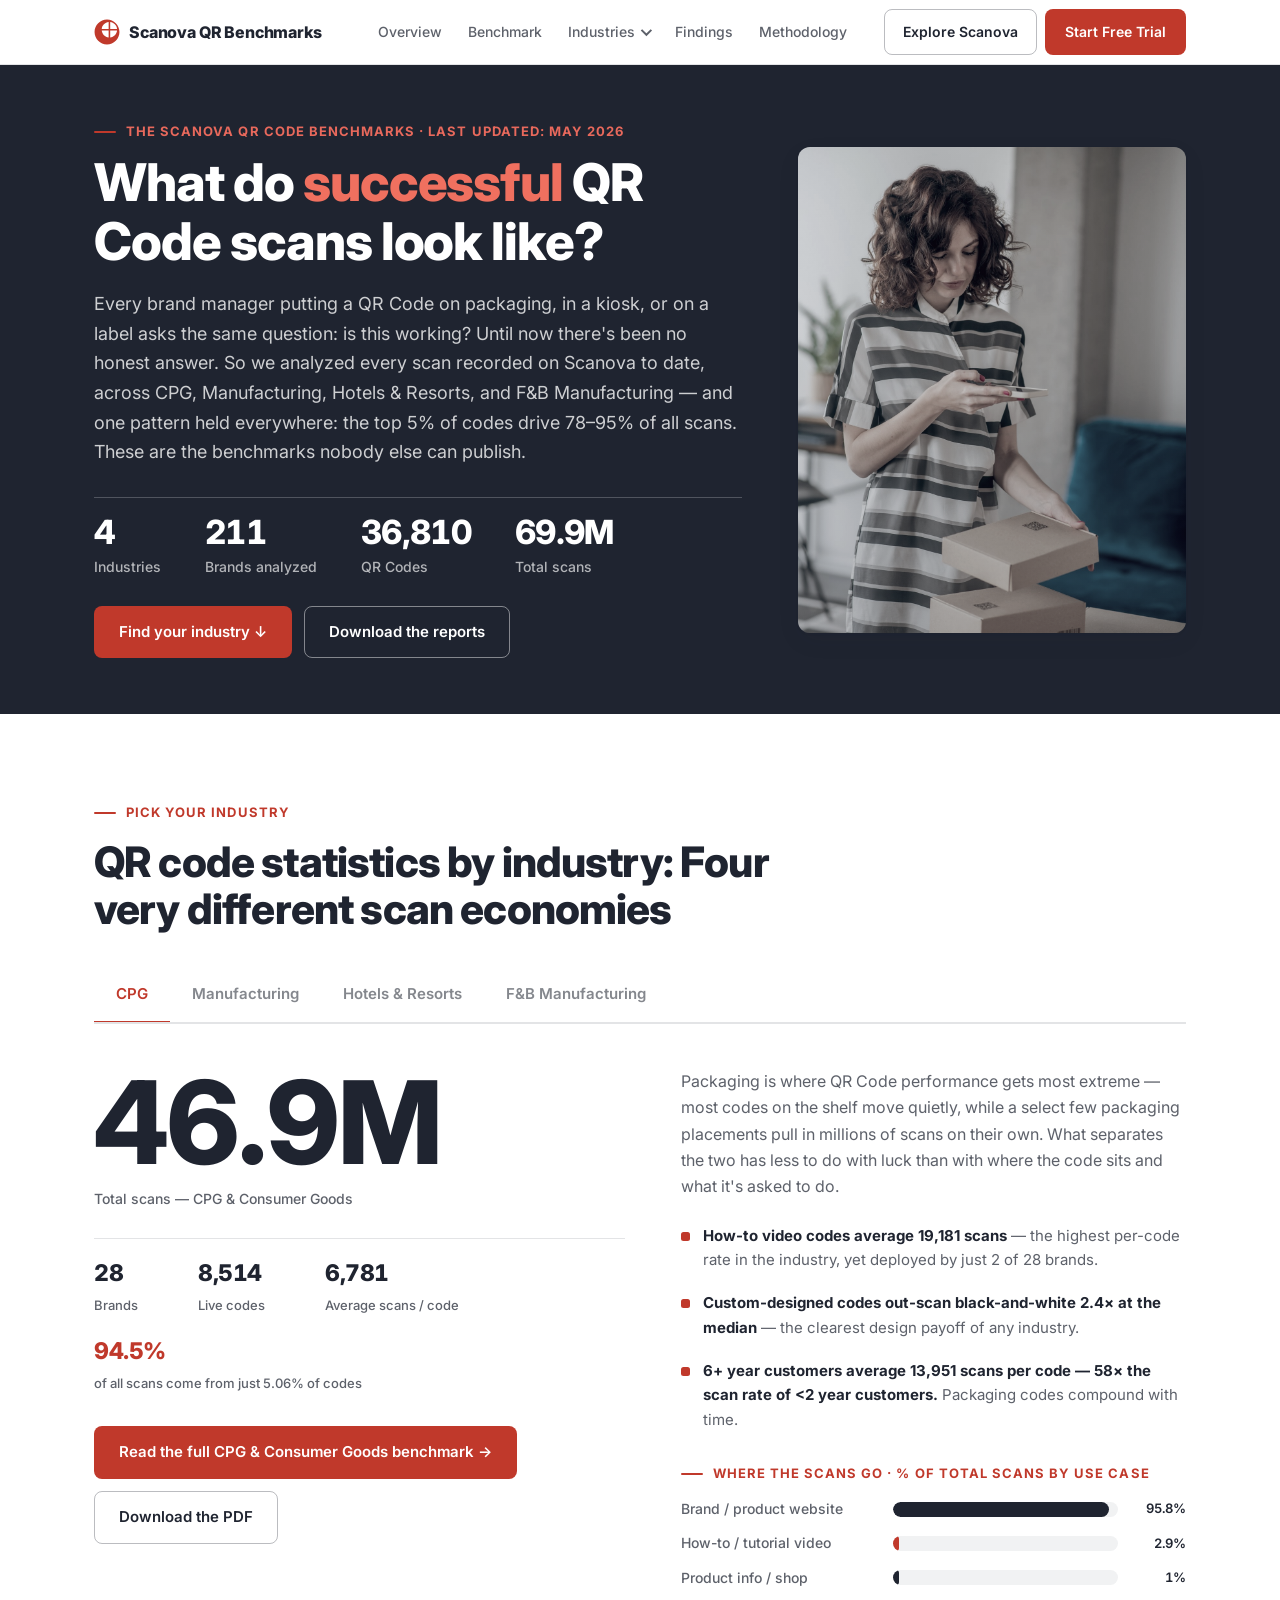
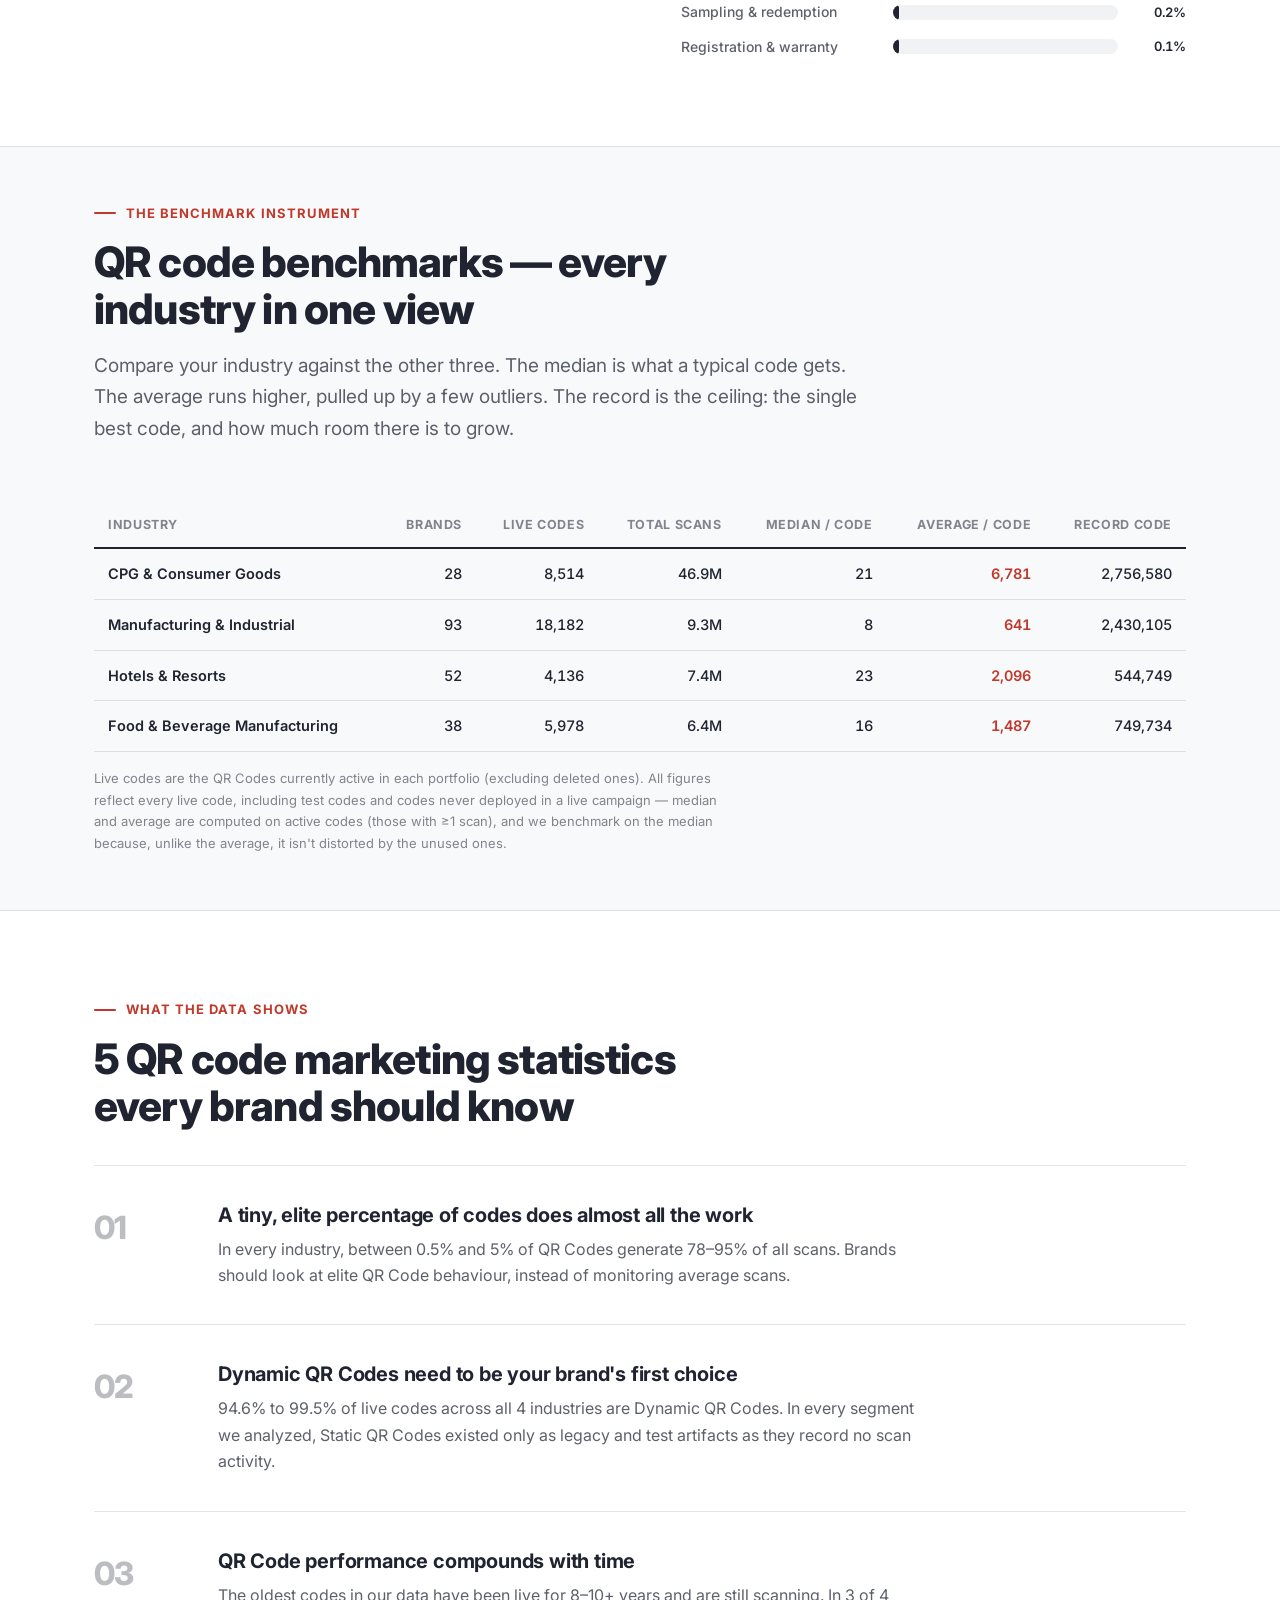
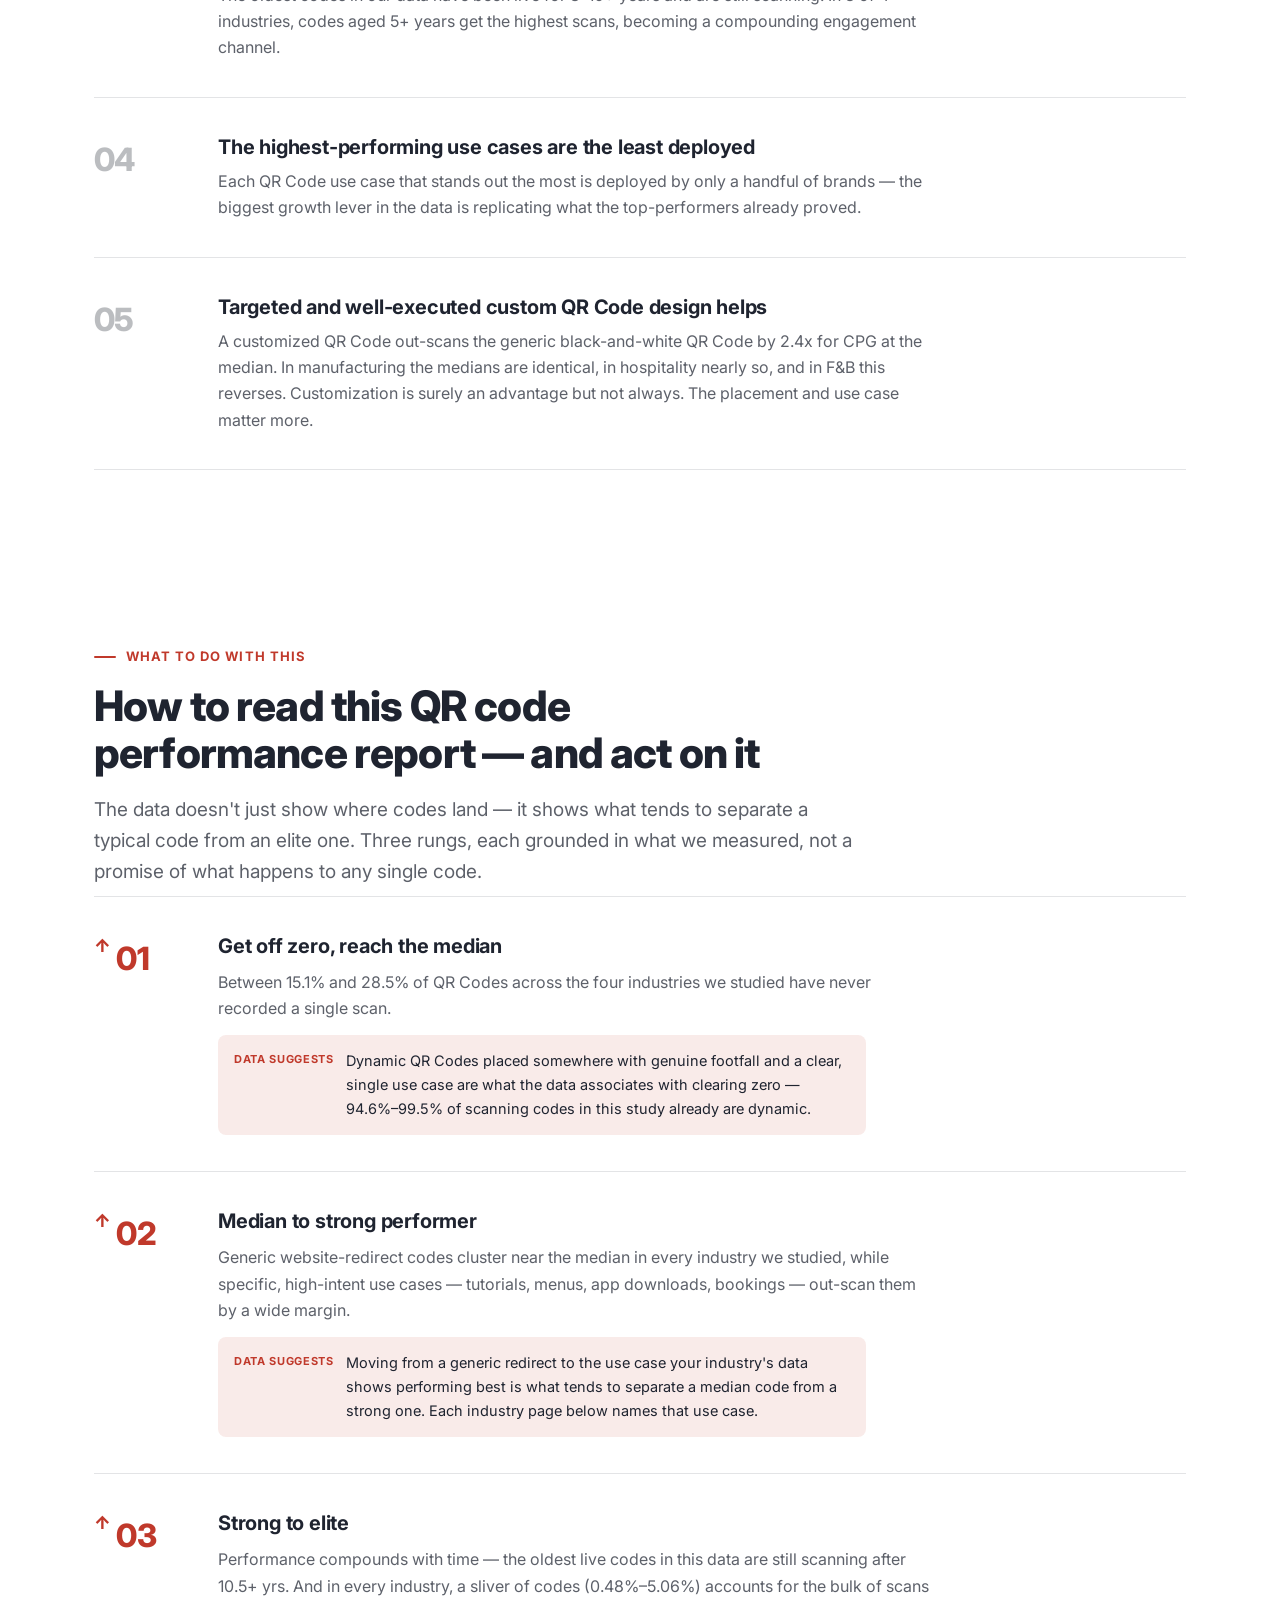
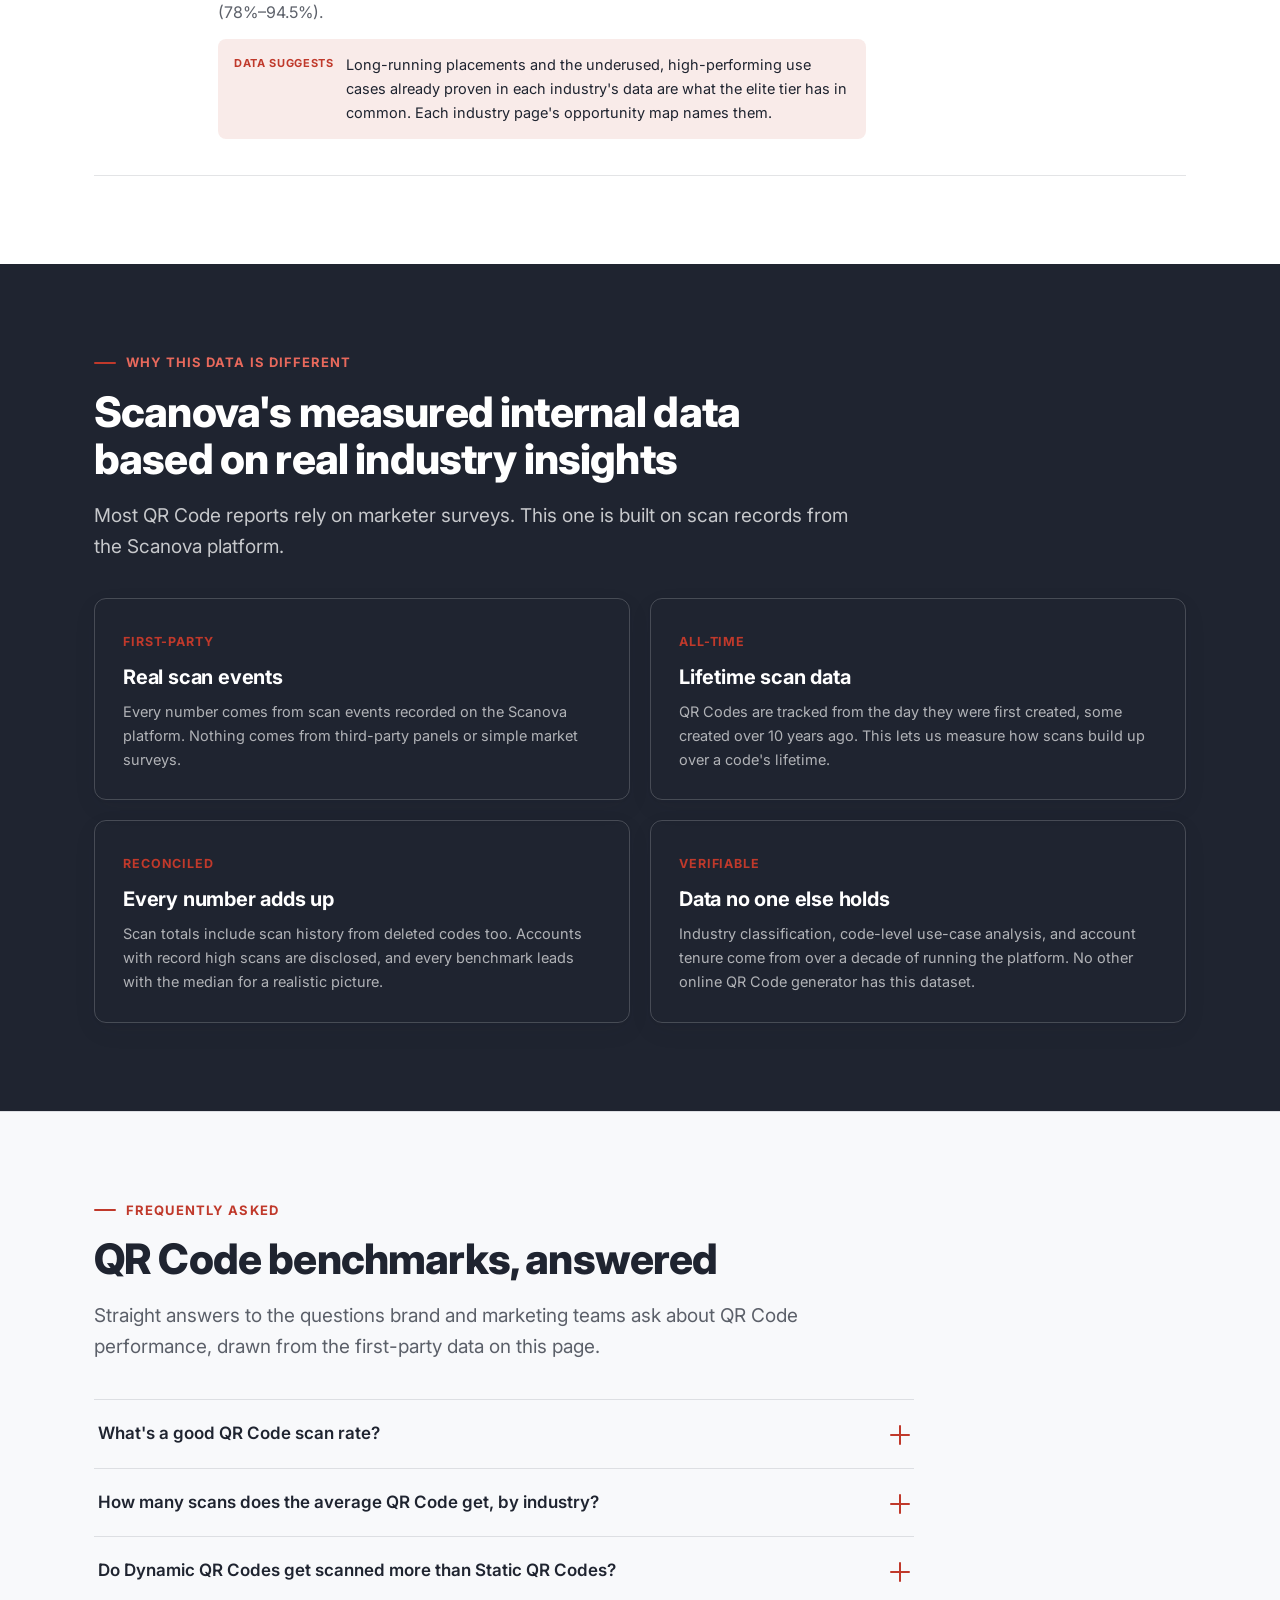
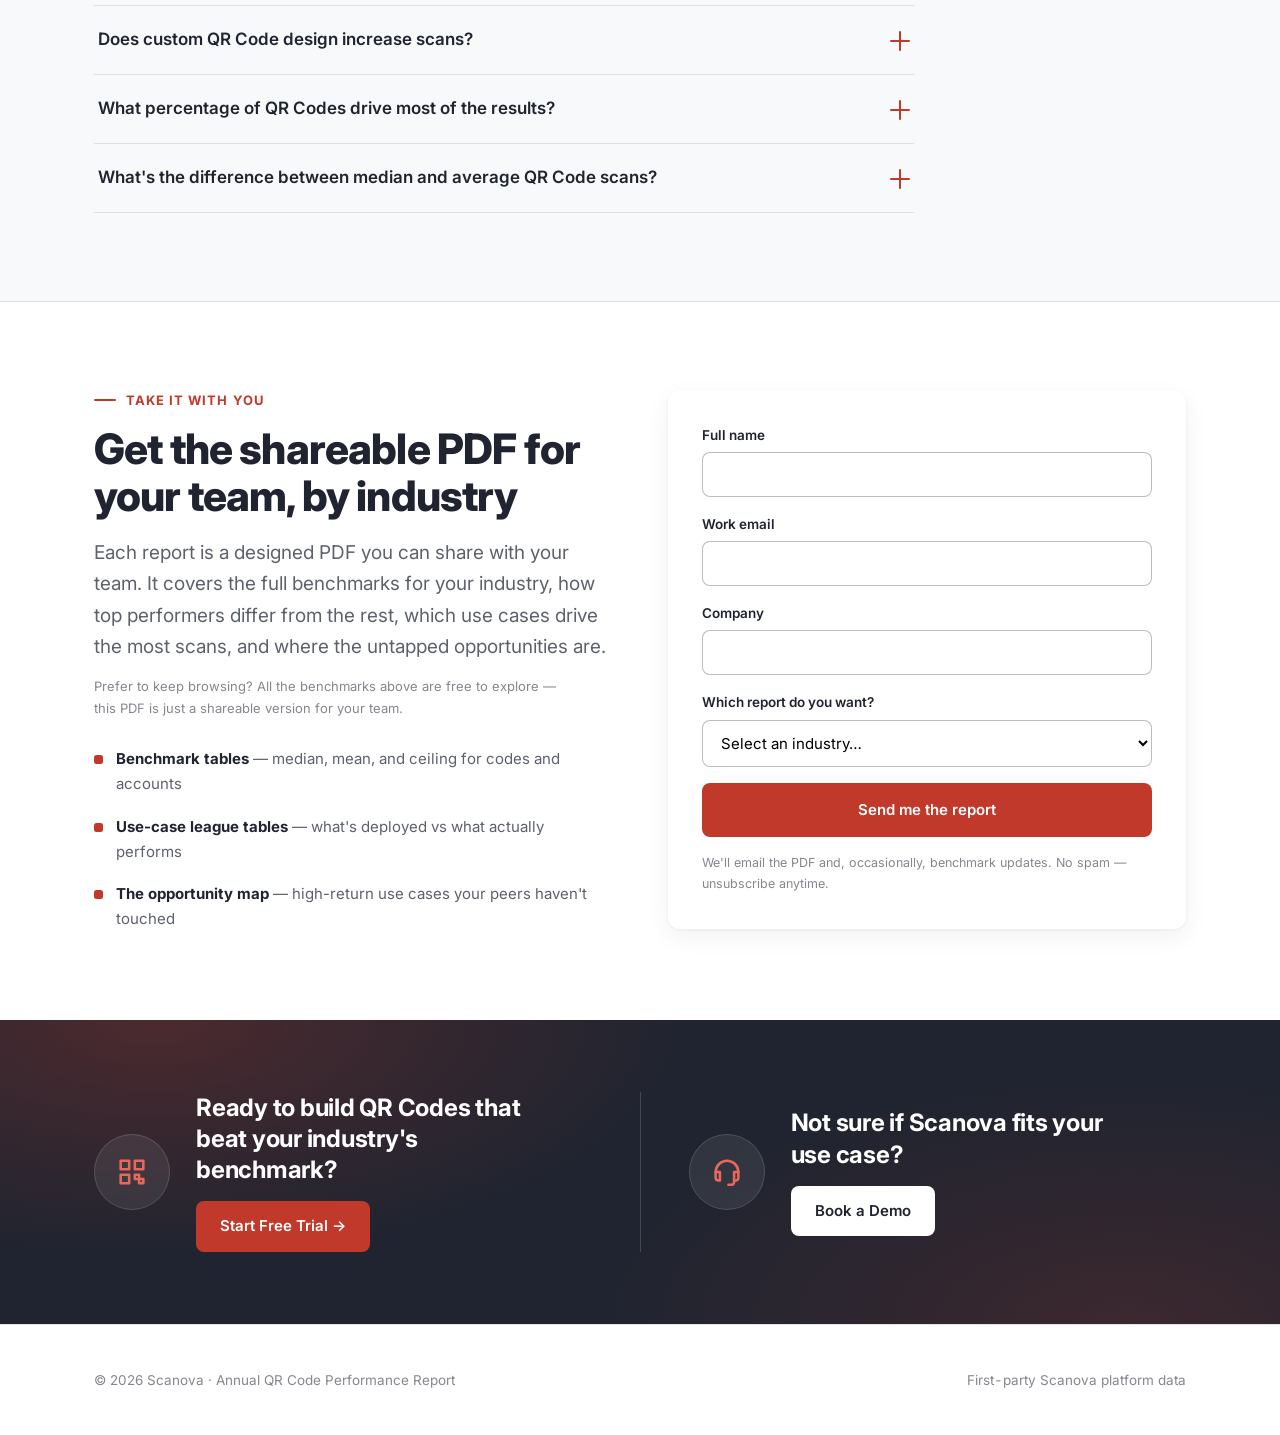
<file: Annual Report/index.html>
<!DOCTYPE html>
<html lang="en">
<head>
<meta charset="UTF-8">
<meta name="viewport" content="width=device-width, initial-scale=1">
<title>Scanova QR Code Benchmarks by Industry | 2026 Report</title>
<meta name="description" content="Scanova QR Code Benchmarks: the typical QR Code earns 8–23 scans by industry, and the top 5% drive 78–95% of all scans. First-party data from 69.9 million scans across 36,810 QR Codes and 211 brands in CPG, Manufacturing, Hotels & Resorts, and F&B Manufacturing.">
<link rel="preconnect" href="https://fonts.googleapis.com">
<link rel="preconnect" href="https://fonts.gstatic.com" crossorigin>
<link href="https://fonts.googleapis.com/css2?family=Inter:wght@400;500;600;700;800&display=swap" rel="stylesheet">
<link rel="stylesheet" href="styles.css">
</head>
<body>

<!-- ============ NAV ============ -->
<nav class="nav">
  <div class="wrap nav-inner">
    <a class="brand" href="index.html"><img class="brand-logo" src="logo-icon-red.svg" alt="Scanova" width="26" height="26"><span>Scanova QR Benchmarks</span></a>
    <div class="nav-links">
      <a href="#overview">Overview</a>
      <a href="#instrument">Benchmark</a>
      <div class="nav-drop" id="nav-drop">
        <button class="nav-drop-btn" aria-haspopup="true" aria-expanded="false" id="nav-drop-btn">
          Industries <span class="caret" aria-hidden="true"></span>
        </button>
        <div class="nav-drop-menu" role="menu" id="nav-drop-menu">
          <a role="menuitem" href="industry.html?i=cpg">CPG &amp; Consumer Goods <span>Avg 6,781 scans/code · 46.9M scans</span></a>
          <a role="menuitem" href="industry.html?i=mi">Manufacturing &amp; Industrial <span>Avg 641 scans/code · 9.3M scans</span></a>
          <a role="menuitem" href="industry.html?i=hotels">Hotels &amp; Resorts <span>Avg 2,096 scans/code · 7.4M scans</span></a>
          <a role="menuitem" href="industry.html?i=fnb">F&amp;B Manufacturing <span>Avg 1,487 scans/code · 6.4M scans</span></a>
        </div>
      </div>
      <a href="#findings">Findings</a>
      <a href="#methodology">Methodology</a>
    </div>
    <div class="nav-ctas">
      <a class="nav-cta-ghost" href="https://scanova.io/" target="_blank" rel="noopener">Explore Scanova</a>
      <a class="nav-cta" href="https://app.scanova.io/auth/register" target="_blank" rel="noopener">Start Free Trial</a>
    </div>
  </div>
</nav>

<!-- ============ HERO ============ -->
<header class="hero hero-dark" id="overview">
  <div class="wrap hero-grid">
    <div>
      <p class="eyebrow">The Scanova QR Code Benchmarks · Last updated: May 2026</p>
      <h1 style="margin-top:16px;max-width:18ch">What do <span class="accent">successful</span> QR Code scans look like?</h1>
      <p class="lede" style="margin-top:22px">
        Every brand manager putting a QR Code on packaging, in a kiosk, or on a label asks the same question:
        is this working? Until now there's been no honest answer. So we analyzed every scan recorded on Scanova
        to date, across CPG, Manufacturing, Hotels &amp; Resorts, and F&amp;B Manufacturing — and one pattern held
        everywhere: the top 5% of codes drive 78–95% of all scans. These are the benchmarks nobody else can publish.
      </p>
      <div class="meta-strip">
        <div><span class="num" data-count="4">0</span><span class="label">Industries</span></div>
        <div><span class="num" data-count="211">0</span><span class="label">Brands analyzed</span></div>
        <div><span class="num" data-count="36810">0</span><span class="label">QR Codes</span></div>
        <div><span class="num" data-count="69.9" data-suffix="M">0</span><span class="label">Total scans</span></div>
      </div>
      <div class="panel-ctas" style="margin-top:40px">
        <a class="btn btn-solid" href="#industries">Find your industry ↓</a>
        <a class="btn btn-ghost" href="#get-reports">Download the reports</a>
      </div>
    </div>
    <div class="photo">
      <img src="img/hero-main.jpg" alt="Customer scanning a QR Code on product packaging with a smartphone" decoding="async">
    </div>
  </div>
</header>

<!-- ============ INDUSTRY TABS ============ -->
<section id="industries">
  <div class="wrap">
    <p class="eyebrow">Pick your industry</p>
    <h2 style="max-width:26ch">QR code statistics by industry: Four very different scan economies</h2>

    <div class="tabs" role="tablist" id="industry-tabs"></div>
    <div id="industry-panels"></div>
  </div>
</section>

<!-- ============ BENCHMARK INSTRUMENT ============ -->
<section class="tight band" id="instrument">
  <div class="wrap">
    <p class="eyebrow">The benchmark instrument</p>
    <h2 style="max-width:24ch">QR code benchmarks — every industry in one view</h2>
    <p class="lede">Compare your industry against the other three. The median is what a typical code gets. The average runs higher, pulled up by a few outliers. The record is the ceiling: the single best code, and how much room there is to grow.</p>

    <div class="tbl-scroll reveal" style="margin-top:40px">
      <table class="tbl" id="compare-table">
        <thead>
          <tr>
            <th>Industry</th>
            <th class="r">Brands</th>
            <th class="r">Live codes</th>
            <th class="r">Total scans</th>
            <th class="r">Median / code</th>
            <th class="r">Average / code</th>
            <th class="r">Record code</th>
          </tr>
        </thead>
        <tbody></tbody>
      </table>
    </div>
    <p class="foot-note">Live codes are the QR Codes currently active in each portfolio (excluding deleted ones). All figures reflect every live code, including test codes and codes never deployed in a live campaign — median and average are computed on active codes (those with ≥1 scan), and we benchmark on the median because, unlike the average, it isn't distorted by the unused ones.</p>
  </div>
</section>

<!-- ============ UNIVERSAL FINDINGS ============ -->
<section id="findings">
  <div class="wrap">
    <p class="eyebrow">What the data shows</p>
    <h2 style="max-width:22ch">5 QR code marketing statistics every brand should know</h2>
    <div id="findings-list" style="margin-top:36px"></div>
  </div>
</section>

<!-- ============ MOVE UP THE CURVE ============ -->
<section id="move-up-curve">
  <div class="wrap">
    <p class="eyebrow">What to do with this</p>
    <h2 style="max-width:26ch">How to read this QR code performance report — and act on it</h2>
    <p class="lede">The data doesn't just show where codes land — it shows what tends to separate a typical code from an elite one. Three rungs, each grounded in what we measured, not a promise of what happens to any single code.</p>
    <div class="curve" id="curve-rungs"></div>
  </div>
</section>

<!-- ============ METHODOLOGY ============ -->
<section class="band-ink" id="methodology">
  <div class="wrap">
    <p class="eyebrow">Why this data is different</p>
    <h2 style="max-width:24ch">Scanova's measured internal data based on real industry insights</h2>
    <p class="lede">Most QR Code reports rely on marketer surveys. This one is built on scan records from the Scanova platform.</p>
    <div class="cards grid-2">
      <div class="card" style="background:transparent;border-color:rgba(255,255,255,.18)">
        <span class="k">First-party</span>
        <h3 style="color:#fff">Real scan events</h3>
        <p style="color:rgba(255,255,255,.65)">Every number comes from scan events recorded on the Scanova platform. Nothing comes from third-party panels or simple market surveys.</p>
      </div>
      <div class="card" style="background:transparent;border-color:rgba(255,255,255,.18)">
        <span class="k">All-time</span>
        <h3 style="color:#fff">Lifetime scan data</h3>
        <p style="color:rgba(255,255,255,.65)">QR Codes are tracked from the day they were first created, some created over 10 years ago. This lets us measure how scans build up over a code's lifetime.</p>
      </div>
      <div class="card" style="background:transparent;border-color:rgba(255,255,255,.18)">
        <span class="k">Reconciled</span>
        <h3 style="color:#fff">Every number adds up</h3>
        <p style="color:rgba(255,255,255,.65)">Scan totals include scan history from deleted codes too. Accounts with record high scans are disclosed, and every benchmark leads with the median for a realistic picture.</p>
      </div>
      <div class="card" style="background:transparent;border-color:rgba(255,255,255,.18)">
        <span class="k">Verifiable</span>
        <h3 style="color:#fff">Data no one else holds</h3>
        <p style="color:rgba(255,255,255,.65)">Industry classification, code-level use-case analysis, and account tenure come from over a decade of running the platform. No other online QR Code generator has this dataset.</p>
      </div>
    </div>
  </div>
</section>

<!-- ============ FAQ ============ -->
<section class="band" id="faq">
  <div class="wrap">
    <p class="eyebrow">Frequently asked</p>
    <h2 style="max-width:24ch">QR Code benchmarks, answered</h2>
    <p class="lede">Straight answers to the questions brand and marketing teams ask about QR Code performance, drawn from the first-party data on this page.</p>
    <div class="faq" id="faq-list"></div>
  </div>
</section>

<!-- ============ LEAD CAPTURE ============ -->
<section id="get-reports">
  <div class="wrap lead">
    <div>
      <p class="eyebrow">Take it with you</p>
      <h2 style="max-width:20ch">Get the shareable PDF for your team, by industry</h2>
      <p class="lede">Each report is a designed PDF you can share with your team. It covers the full benchmarks for your industry, how top performers differ from the rest, which use cases drive the most scans, and where the untapped opportunities are.</p>
      <p class="small" style="margin-top:14px;max-width:60ch">Prefer to keep browsing? All the benchmarks above are free to explore — this PDF is just a shareable version for your team.</p>
      <ul class="insight-list" style="margin-top:28px">
        <li><strong>Benchmark tables</strong> — median, mean, and ceiling for codes and accounts</li>
        <li><strong>Use-case league tables</strong> — what's deployed vs what actually performs</li>
        <li><strong>The opportunity map</strong> — high-return use cases your peers haven't touched</li>
      </ul>
    </div>
    <div>
      <!-- INTEGRATION POINT: wire to your marketing-automation endpoint -->
      <form class="lead-form" id="lead-form" novalidate>
        <div>
          <label for="lf-name">Full name</label>
          <input id="lf-name" name="name" type="text" autocomplete="name" required>
        </div>
        <div>
          <label for="lf-email">Work email</label>
          <input id="lf-email" name="email" type="email" autocomplete="email" required>
        </div>
        <div>
          <label for="lf-company">Company</label>
          <input id="lf-company" name="company" type="text" autocomplete="organization" required>
        </div>
        <div>
          <label for="lf-industry">Which report do you want?</label>
          <select id="lf-industry" name="industry" required>
            <option value="">Select an industry…</option>
            <option value="cpg">CPG &amp; Consumer Goods</option>
            <option value="mi">Manufacturing &amp; Industrial</option>
            <option value="hotels">Hotels &amp; Resorts</option>
            <option value="fnb">Food &amp; Beverage Manufacturing</option>
            <option value="all">All four reports</option>
          </select>
        </div>
        <button type="submit">Send me the report</button>
        <p class="fine">We'll email the PDF and, occasionally, benchmark updates. No spam — unsubscribe anytime.</p>
      </form>
      <div class="lead-success" id="lead-success">
        <h3>Check your inbox</h3>
        <p style="color:var(--ink-70);margin-top:8px">Your report is on its way. While you wait, explore the industry benchmarks on this page.</p>
      </div>
    </div>
  </div>
</section>

<!-- ============ SCANOVA CTA BAND ============ -->
<section class="cta-band">
  <div class="wrap cta-band-grid">
    <div class="cta-cell">
      <div class="cta-icon" aria-hidden="true">
        <svg viewBox="0 0 24 24"><path d="M4 4h6v6H4zM14 4h6v6h-6zM4 14h6v6H4z"/><path d="M14 14h3v3h-3zM17 17h3v3h-3z"/></svg>
      </div>
      <div>
        <h3>Ready to build QR Codes that beat your industry's benchmark?</h3>
        <a class="cta-btn-solid" href="https://app.scanova.io/auth/register" target="_blank" rel="noopener">Start Free Trial →</a>
      </div>
    </div>
    <div class="cta-band-divider" aria-hidden="true"></div>
    <div class="cta-cell">
      <div class="cta-icon" aria-hidden="true">
        <svg viewBox="0 0 24 24"><path d="M4 12a8 8 0 0 1 16 0"/><path d="M4 12v4a2 2 0 0 0 2 2h1v-6H5"/><path d="M20 12v4a2 2 0 0 1-2 2h-1v-6h2"/><path d="M17 18v1a2 2 0 0 1-2 2h-2"/></svg>
      </div>
      <div>
        <h3>Not sure if Scanova fits your use case?</h3>
        <a class="cta-btn-white" href="https://trycon.dayschedule.com/qr-code-generator-demo" target="_blank" rel="noopener">Book a Demo</a>
      </div>
    </div>
  </div>
</section>

<footer>
  <div class="wrap footer-inner">
    <span>© 2026 Scanova · Annual QR Code Performance Report</span>
    <span class="mono" id="footer-note"></span>
  </div>
</footer>

<script src="report-data.js"></script>
<script>
/* ---------- nav dropdown ---------- */
(function(){
  const drop = document.getElementById("nav-drop");
  const btn = document.getElementById("nav-drop-btn");
  btn.addEventListener("click", e=>{
    e.stopPropagation();
    const open = drop.classList.toggle("open");
    btn.setAttribute("aria-expanded", open);
  });
  document.addEventListener("click", e=>{
    if(!drop.contains(e.target)){ drop.classList.remove("open"); btn.setAttribute("aria-expanded","false"); }
  });
  document.addEventListener("keydown", e=>{
    if(e.key === "Escape"){ drop.classList.remove("open"); btn.setAttribute("aria-expanded","false"); }
  });
})();

/* ---------- footer meta ---------- */
document.getElementById("footer-note").textContent = REPORT.meta.dataNote;

/* ---------- FAQ (data-driven + FAQPage schema for AEO) ---------- */
(function(){
  const I = REPORT.industries;
  const faqs = [
    {
      q: "What's a good QR Code scan rate?",
      a: `It depends on your industry, and the honest benchmark is the median rather than the average. The typical active QR Code earns ${I.mi.medianActive} scans in Manufacturing, ${I.fnb.medianActive} in F&B Manufacturing, ${I.cpg.medianActive} in CPG, and ${I.hotels.medianActive} in Hotels & Resorts. Averages run far higher because a small number of top performers pull them up, so measure yourself against the median for your sector.`
    },
    {
      q: "How many scans does the average QR Code get, by industry?",
      a: `The more useful benchmark is the median — the typical active code. Averages run far higher on paper but are distorted in both directions: inflated by a few very high-performing codes and deflated by test codes and codes never deployed in a campaign. Because the data isn't filtered, a raw average describes no real code, which is why this report leads with the median for every industry.`
    },
    {
      q: "Do Dynamic QR Codes get scanned more than Static QR Codes?",
      a: `Yes, decisively. Between ${I.fnb.dynamicPct}% and ${I.cpg.dynamicPct}% of live codes across all four industries are dynamic, and in every segment analyzed the Static QR Codes recorded essentially no scan activity — they exist mostly as legacy or test artifacts. Dynamic QR Codes also let you edit the destination and track scans, which is why they dominate real-world usage.`
    },
    {
      q: "Does custom QR Code design increase scans?",
      a: `Sometimes, but it isn't guaranteed. In CPG, a custom-designed code out-scans a plain black-and-white code by about 2.4× at the median (${I.cpg.design.designerMed} vs ${I.cpg.design.bwMed} scans). In Manufacturing the medians are identical, in Hotels & Resorts nearly so, and in F&B the pattern reverses. Placement and use case matter more than design alone.`
    },
    {
      q: "What percentage of QR Codes drive most of the results?",
      a: `A very small share. In every industry, between ${I.mi.concPctCodes}% and ${I.cpg.concPctCodes}% of QR Codes generate ${I.cpg.concPctScans}%–${I.mi.concPctScans}% of all scans. The strategic takeaway is to study what those top-performing codes do differently — the use case, placement, and destination — rather than trying to lift the average across every code.`
    },
    {
      q: "What's the difference between median and average QR Code scans?",
      a: `The median is the midpoint — half of all codes scan more, half scan less — so it describes a genuinely typical code. The average (mean) divides total scans by the number of codes, so a handful of codes with hundreds of thousands of scans drags it far above what most codes achieve, while test codes and codes never deployed in a campaign drag it back down. Because the data is unfiltered and performance is highly concentrated, this report leads with the median and shows the average only where the gap between the two is itself the insight.`
    }
  ];

  const list = document.getElementById("faq-list");
  faqs.forEach((f,i)=>{
    const item = document.createElement("div");
    item.className = "faq-item";
    item.setAttribute("aria-expanded", "false");
    item.innerHTML = `
      <button class="faq-q" aria-expanded="false" aria-controls="faq-a-${i}" id="faq-q-${i}">
        <span>${f.q}</span><span class="sign" aria-hidden="true"></span>
      </button>
      <div class="faq-a" role="region" aria-labelledby="faq-q-${i}" id="faq-a-${i}"><div class="faq-a-inner">${f.a}</div></div>`;
    list.appendChild(item);
    const btn = item.querySelector(".faq-q");
    btn.addEventListener("click", ()=>{
      const open = item.getAttribute("aria-expanded") === "true";
      item.setAttribute("aria-expanded", String(!open));
      btn.setAttribute("aria-expanded", String(!open));
    });
  });

  /* FAQPage JSON-LD — lets search/AI engines lift these as answers */
  const schema = {
    "@context":"https://schema.org",
    "@type":"FAQPage",
    "mainEntity": faqs.map(f=>({
      "@type":"Question","name":f.q,
      "acceptedAnswer":{"@type":"Answer","text":f.a}
    }))
  };
  const s = document.createElement("script");
  s.type = "application/ld+json";
  s.textContent = JSON.stringify(schema);
  document.head.appendChild(s);
})();
function countUp(el){
  const target = parseFloat(el.dataset.count);
  const suffix = el.dataset.suffix || "";
  const dur = 1200, t0 = performance.now();
  const isFloat = String(el.dataset.count).includes(".");
  function tick(t){
    const p = Math.min(1,(t-t0)/dur), e = 1-Math.pow(1-p,3);
    const v = target*e;
    el.textContent = (isFloat ? v.toFixed(1) : Math.round(v).toLocaleString("en-US")) + suffix;
    if(p<1) requestAnimationFrame(tick);
  }
  requestAnimationFrame(tick);
}

/* ---------- reveal + lazy triggers ---------- */
const io = new IntersectionObserver(entries=>{
  entries.forEach(en=>{
    if(!en.isIntersecting) return;
    en.target.classList.add("in");
    en.target.querySelectorAll(".bar-fill").forEach(b=>{ b.style.width = b.dataset.w + "%"; });
    en.target.querySelectorAll("[data-count]").forEach(countUp);
    if(en.target.classList.contains("qr-grid")) litGrid(en.target);
    io.unobserve(en.target);
  });
},{threshold:.25});

document.querySelectorAll(".reveal").forEach(el=>io.observe(el));
document.querySelectorAll(".meta-strip").forEach(el=>io.observe(el));

/* ---------- comparison table (median + average adjacent — the gap is the insight) ---------- */
(function(){
  const tbody = document.querySelector("#compare-table tbody");
  INDUSTRY_ORDER.forEach(k=>{
    const d = REPORT.industries[k];
    const tr = document.createElement("tr");
    tr.innerHTML = `
      <td><a href="industry.html?i=${d.slug}" style="text-decoration:none;font-weight:600">${d.name}</a></td>
      <td class="n r">${d.accounts}</td>
      <td class="n r">${fmt(d.codes)}</td>
      <td class="n r">${d.scansDisplay}</td>
      <td class="n r">${d.medianActive}</td>
      <td class="n r" style="color:var(--accent);font-weight:600">${fmt(d.meanActive)}</td>
      <td class="n r">${fmt(d.maxCode)}</td>`;
    tbody.appendChild(tr);
  });
})();

/* ---------- industry tabs ---------- */
const tabs = document.getElementById("industry-tabs");
const panels = document.getElementById("industry-panels");

INDUSTRY_ORDER.forEach((k,i)=>{
  const d = REPORT.industries[k];
  const tab = document.createElement("button");
  tab.id = "tab-"+k; tab.setAttribute("role","tab");
  tab.setAttribute("aria-selected", i===0 ? "true":"false");
  tab.setAttribute("aria-controls","panel-"+k);
  tab.textContent = d.shortName;
  tab.addEventListener("click", ()=>selectTab(k));
  tabs.appendChild(tab);

  const p = document.createElement("div");
  p.className = "tabpanel"; p.id = "panel-"+k;
  p.setAttribute("role","tabpanel"); p.setAttribute("aria-labelledby","tab-"+k);
  if(i!==0) p.hidden = true;
  p.innerHTML = panelHTML(d);
  panels.appendChild(p);
});

function panelHTML(d){
  const bars = d.useCases.slice(0,5).map(u=>`
    <div class="bar-row">
      <span class="name" title="${u.name}">${u.name}</span>
      <div class="bar-track"><div class="bar-fill ${u.avgActive === Math.max(...d.useCases.map(x=>x.avgActive)) ? "red":""}" data-w="${Math.max(3, u.scansPct)}"></div></div>
      <span class="v">${u.scansPct}%</span>
    </div>`).join("");
  return `
  <div class="industry-grid">
    <div>
      <div class="sig-stat">
        <span class="num">${d.scansDisplay}</span>
        <span class="cap">Total scans — ${d.name}</span>
      </div>
      <div class="stat-row">
        <div><span class="num">${d.accounts}</span><span class="label">Brands</span></div>
        <div><span class="num">${fmt(d.codes)}</span><span class="label">Live codes</span></div>
        <div><span class="num" data-count="${d.meanActive}">0</span><span class="label">Average scans / code</span></div>
        <div><span class="num" style="color:var(--accent)">${d.concPctScans}%</span><span class="label">of all scans come from just ${d.concPctCodes}% of codes</span></div>
      </div>
      <div class="panel-ctas">
        <a class="btn btn-solid" href="industry.html?i=${d.slug}">Read the full ${d.name} benchmark →</a>
        <a class="btn btn-ghost" href="#get-reports">Download the PDF</a>
      </div>
    </div>
    <div>
      <p class="lede" style="font-size:16px;margin-bottom:24px">${d.teaser}</p>
      <ul class="insight-list">${d.tabInsights.map(t=>`<li>${t}</li>`).join("")}</ul>
      <p class="eyebrow" style="margin:30px 0 14px">Where the scans go · % of total scans by use case</p>
      <div class="bars">${bars}</div>
    </div>
  </div>`;
}

function selectTab(key){
  INDUSTRY_ORDER.forEach(k=>{
    document.getElementById("tab-"+k).setAttribute("aria-selected", k===key ? "true":"false");
    document.getElementById("panel-"+k).hidden = k!==key;
  });
  /* trigger bar + count animations for newly shown panel */
  const p = document.getElementById("panel-"+key);
  p.querySelectorAll(".bar-fill").forEach(b=>{ b.style.width = b.dataset.w + "%"; });
  p.querySelectorAll("[data-count]").forEach(countUp);
}
/* animate the initially visible panel via observer */
io.observe(document.getElementById("panel-cpg"));

/* ---------- findings ---------- */
const fl = document.getElementById("findings-list");
REPORT.universalFindings.forEach((f,i)=>{
  const el = document.createElement("div");
  el.className = "finding reveal";
  el.innerHTML = `<div class="fnum">0${i+1}</div><div><h3>${f.title}</h3><p>${f.body}</p></div>`;
  fl.appendChild(el);
  io.observe(el);
});

/* ---------- move up the curve (cross-industry aggregate) ---------- */
(function(){
  const inds = INDUSTRY_ORDER.map(k=>REPORT.industries[k]);
  const zeroLo = Math.min(...inds.map(d=>d.zeroPct)), zeroHi = Math.max(...inds.map(d=>d.zeroPct));
  const dynLo = Math.min(...inds.map(d=>d.dynamicPct)), dynHi = Math.max(...inds.map(d=>d.dynamicPct));
  const concCodesLo = Math.min(...inds.map(d=>d.concPctCodes)), concCodesHi = Math.max(...inds.map(d=>d.concPctCodes));
  const concScansLo = Math.min(...inds.map(d=>d.concPctScans)), concScansHi = Math.max(...inds.map(d=>d.concPctScans));
  const oldestMax = inds.reduce((m,d)=>{
    const n = parseFloat(d.longevity.oldest);
    return n > m.n ? {n, label:d.longevity.oldest} : m;
  }, {n:0, label:""}).label;

  const rungs = [
    {
      title: "Get off zero, reach the median",
      insight: `Between ${zeroLo}% and ${zeroHi}% of QR Codes across the four industries we studied have never recorded a single scan.`,
      action: `Dynamic QR Codes placed somewhere with genuine footfall and a clear, single use case are what the data associates with clearing zero — ${dynLo}%–${dynHi}% of scanning codes in this study already are dynamic.`
    },
    {
      title: "Median to strong performer",
      insight: "Generic website-redirect codes cluster near the median in every industry we studied, while specific, high-intent use cases — tutorials, menus, app downloads, bookings — out-scan them by a wide margin.",
      action: "Moving from a generic redirect to the use case your industry's data shows performing best is what tends to separate a median code from a strong one. Each industry page below names that use case."
    },
    {
      title: "Strong to elite",
      insight: `Performance compounds with time — the oldest live codes in this data are still scanning after ${oldestMax}. And in every industry, a sliver of codes (${concCodesLo}%–${concCodesHi}%) accounts for the bulk of scans (${concScansLo}%–${concScansHi}%).`,
      action: "Long-running placements and the underused, high-performing use cases already proven in each industry's data are what the elite tier has in common. Each industry page's opportunity map names them."
    }
  ];

  const wrap = document.getElementById("curve-rungs");
  rungs.forEach((r,i)=>{
    const el = document.createElement("div");
    el.className = "rung reveal";
    el.innerHTML = `
      <div class="rnum"><span class="arrow" aria-hidden="true">↑</span>0${i+1}</div>
      <div>
        <h3>${r.title}</h3>
        <p class="rung-insight">${r.insight}</p>
        <div class="rung-action"><span class="tag">Data suggests</span><span>${r.action}</span></div>
      </div>`;
    wrap.appendChild(el);
    io.observe(el);
  });
})();

/* ---------- lead form (front-end only; wire to backend) ---------- */
document.getElementById("lead-form").addEventListener("submit", e=>{
  e.preventDefault();
  const form = e.target;
  if(!form.checkValidity()){ form.reportValidity(); return; }
  /* TODO: POST to marketing automation endpoint here */
  form.style.display = "none";
  document.getElementById("lead-success").classList.add("show");
});
</script>
</body>
</html>
</file>
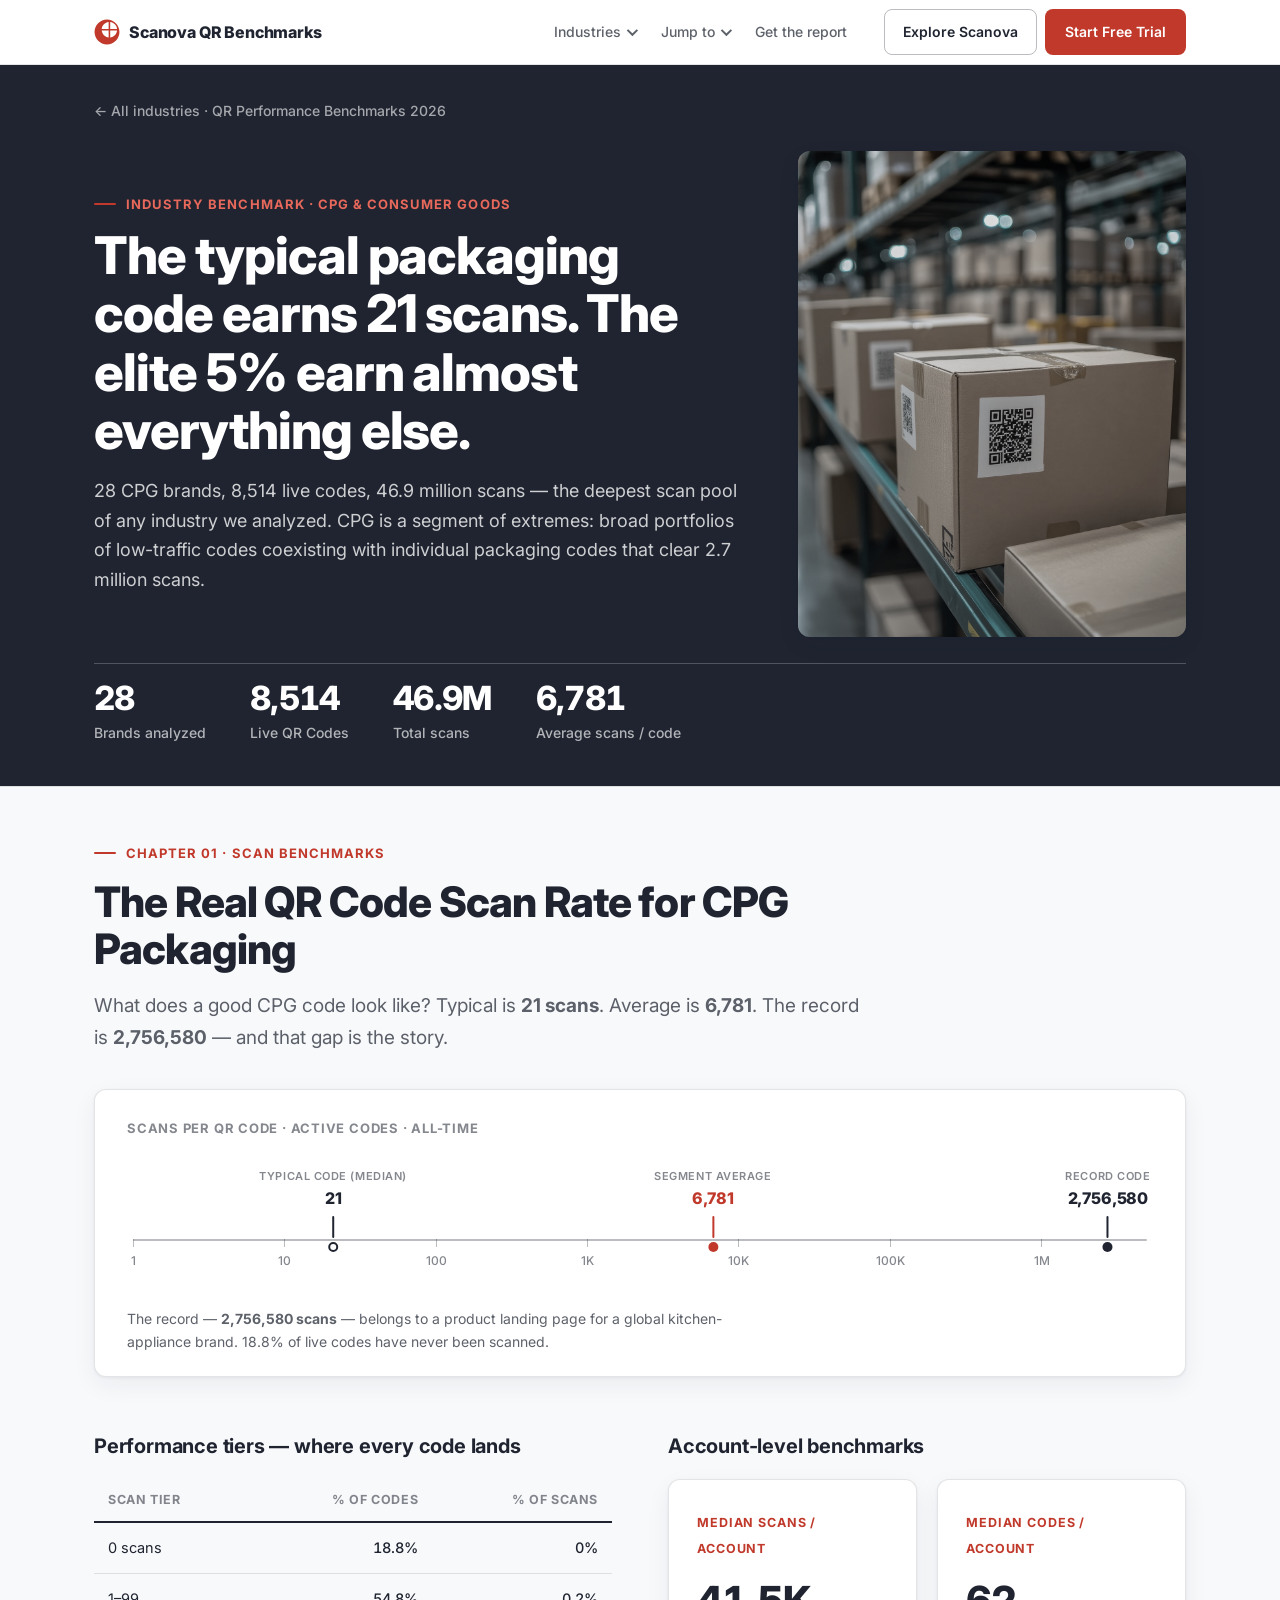
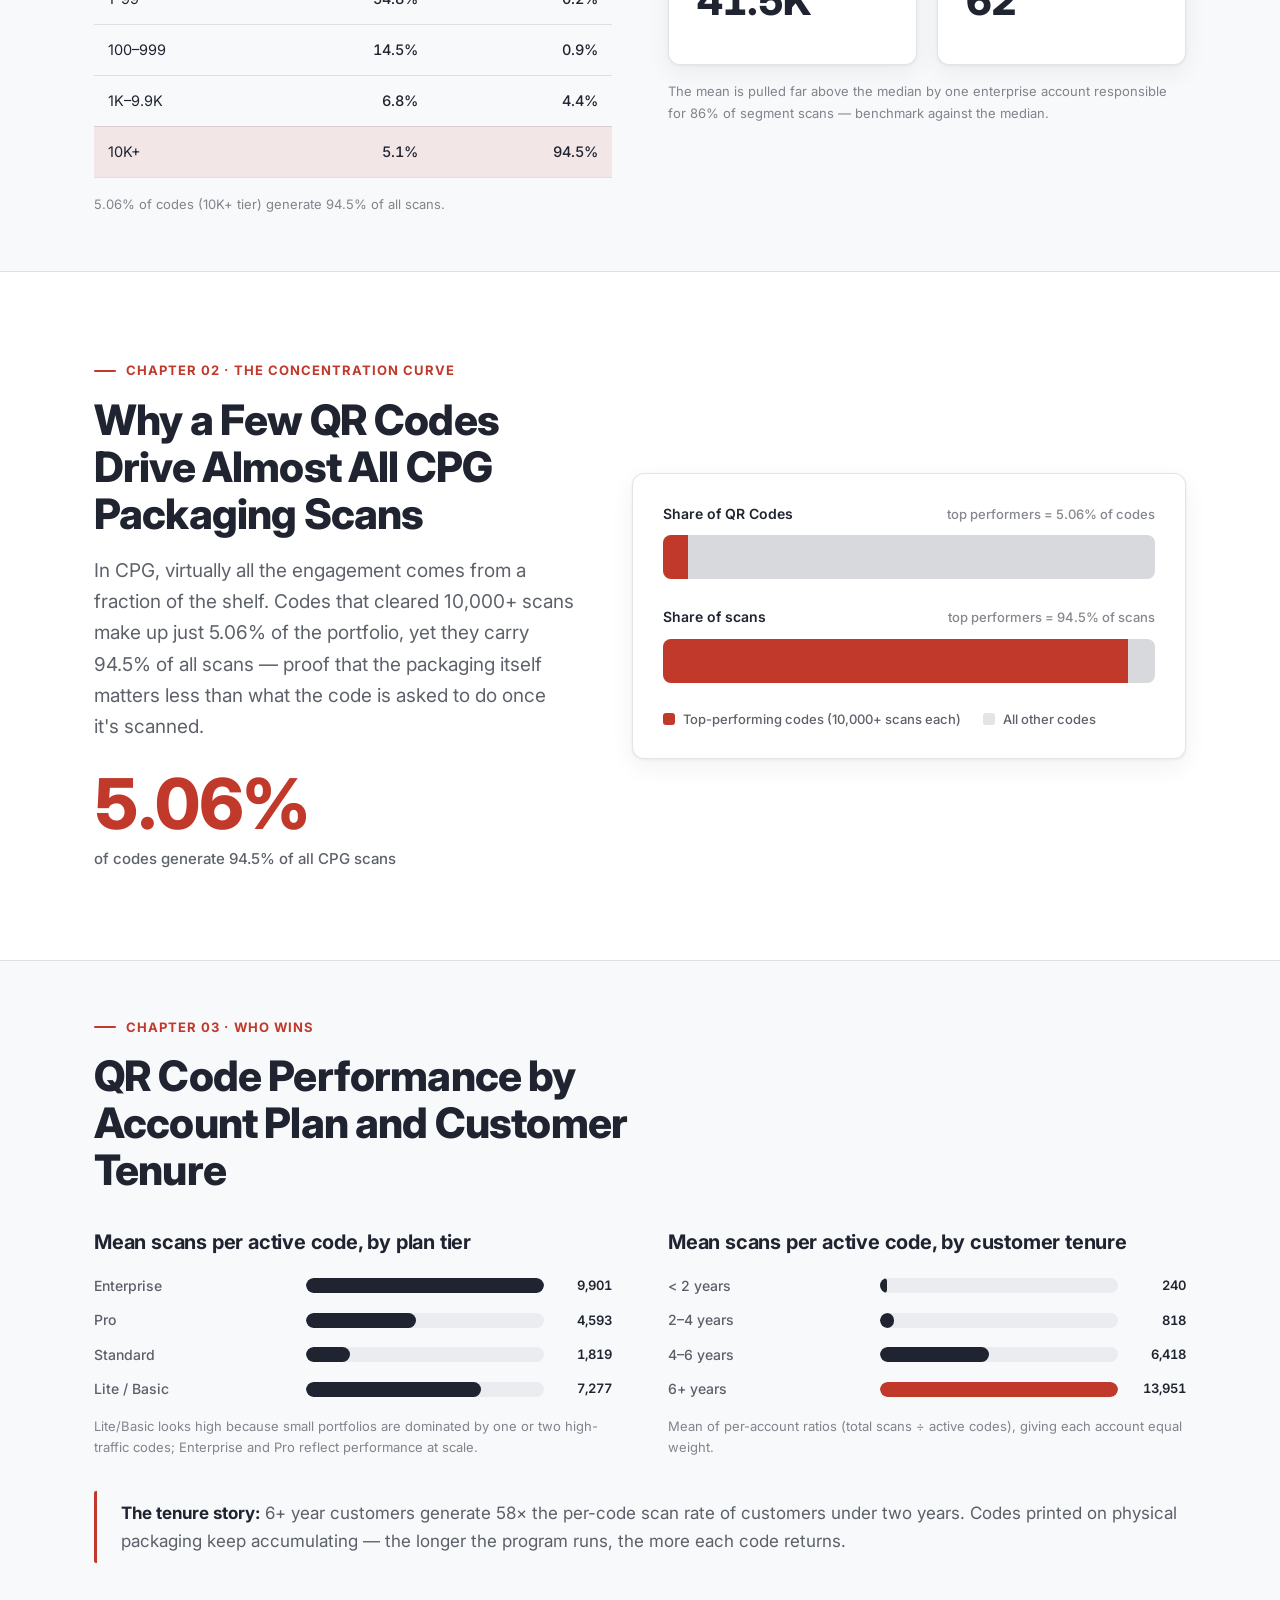
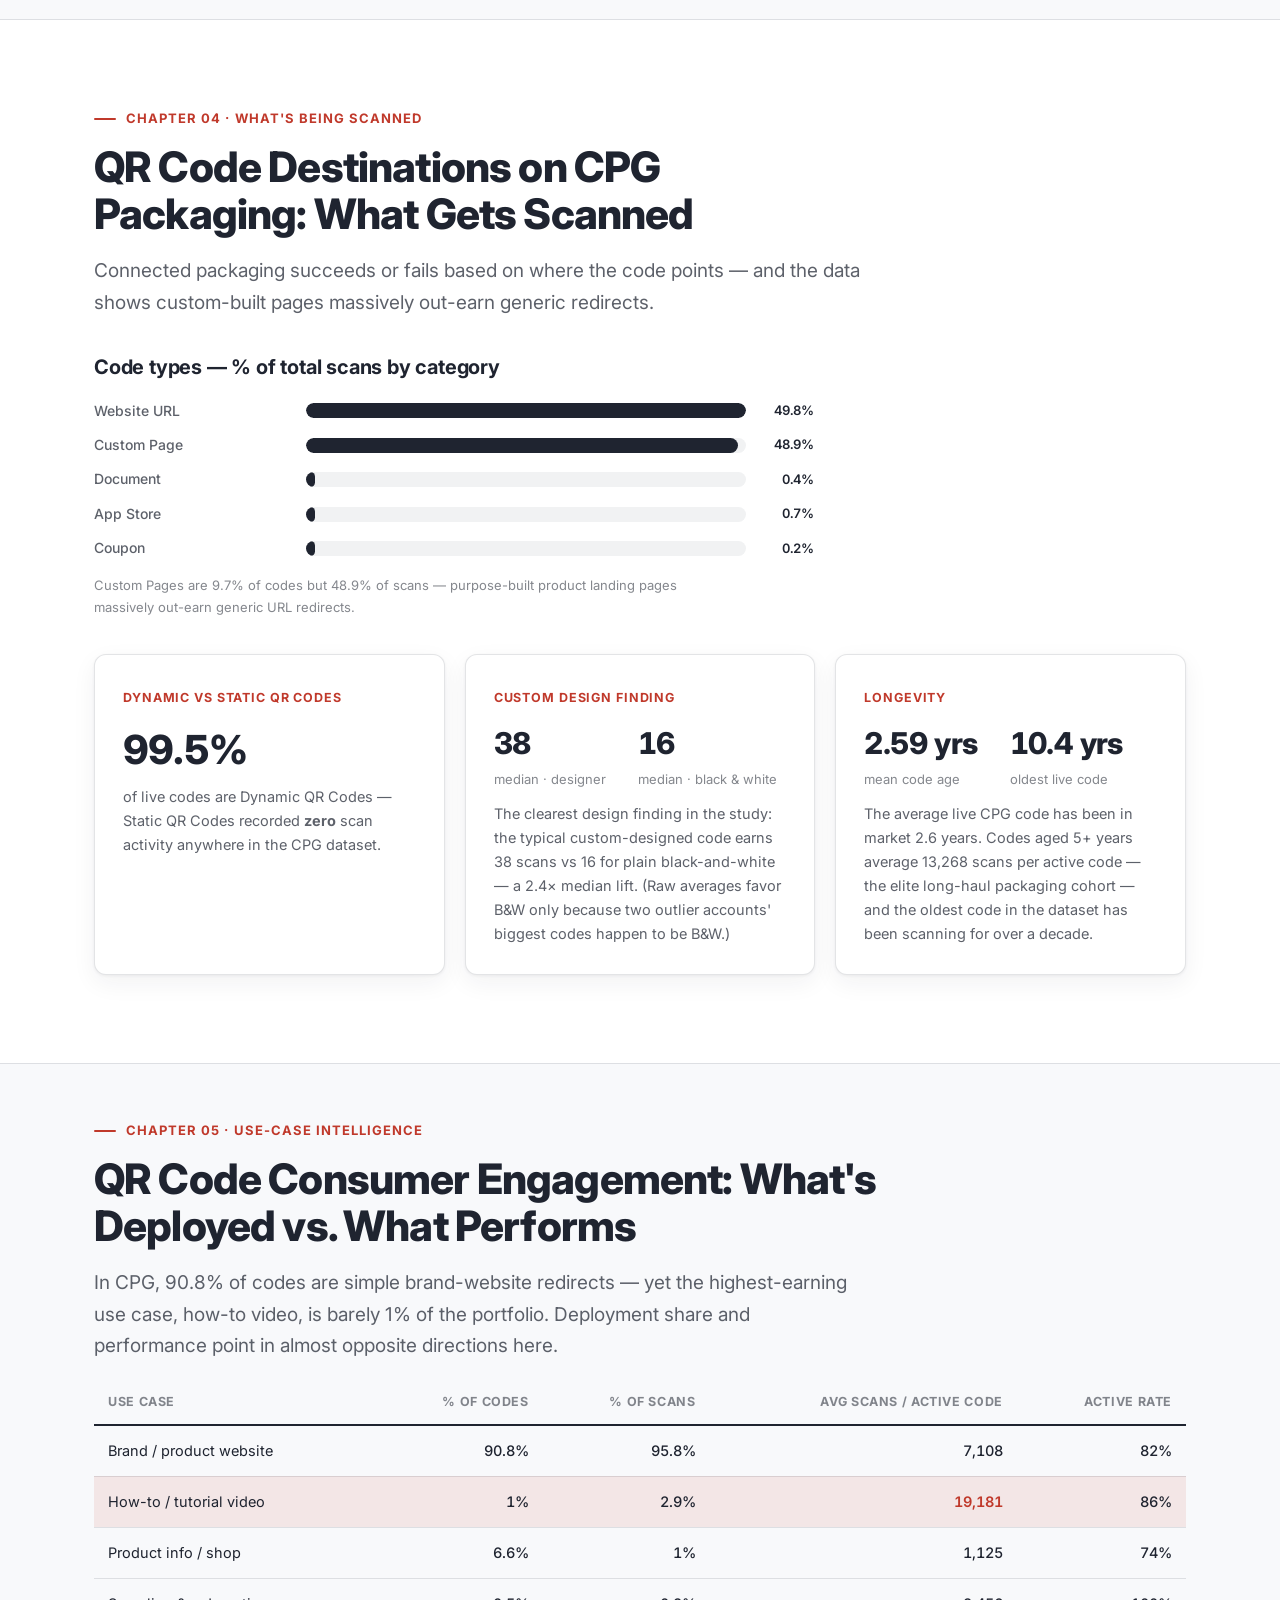
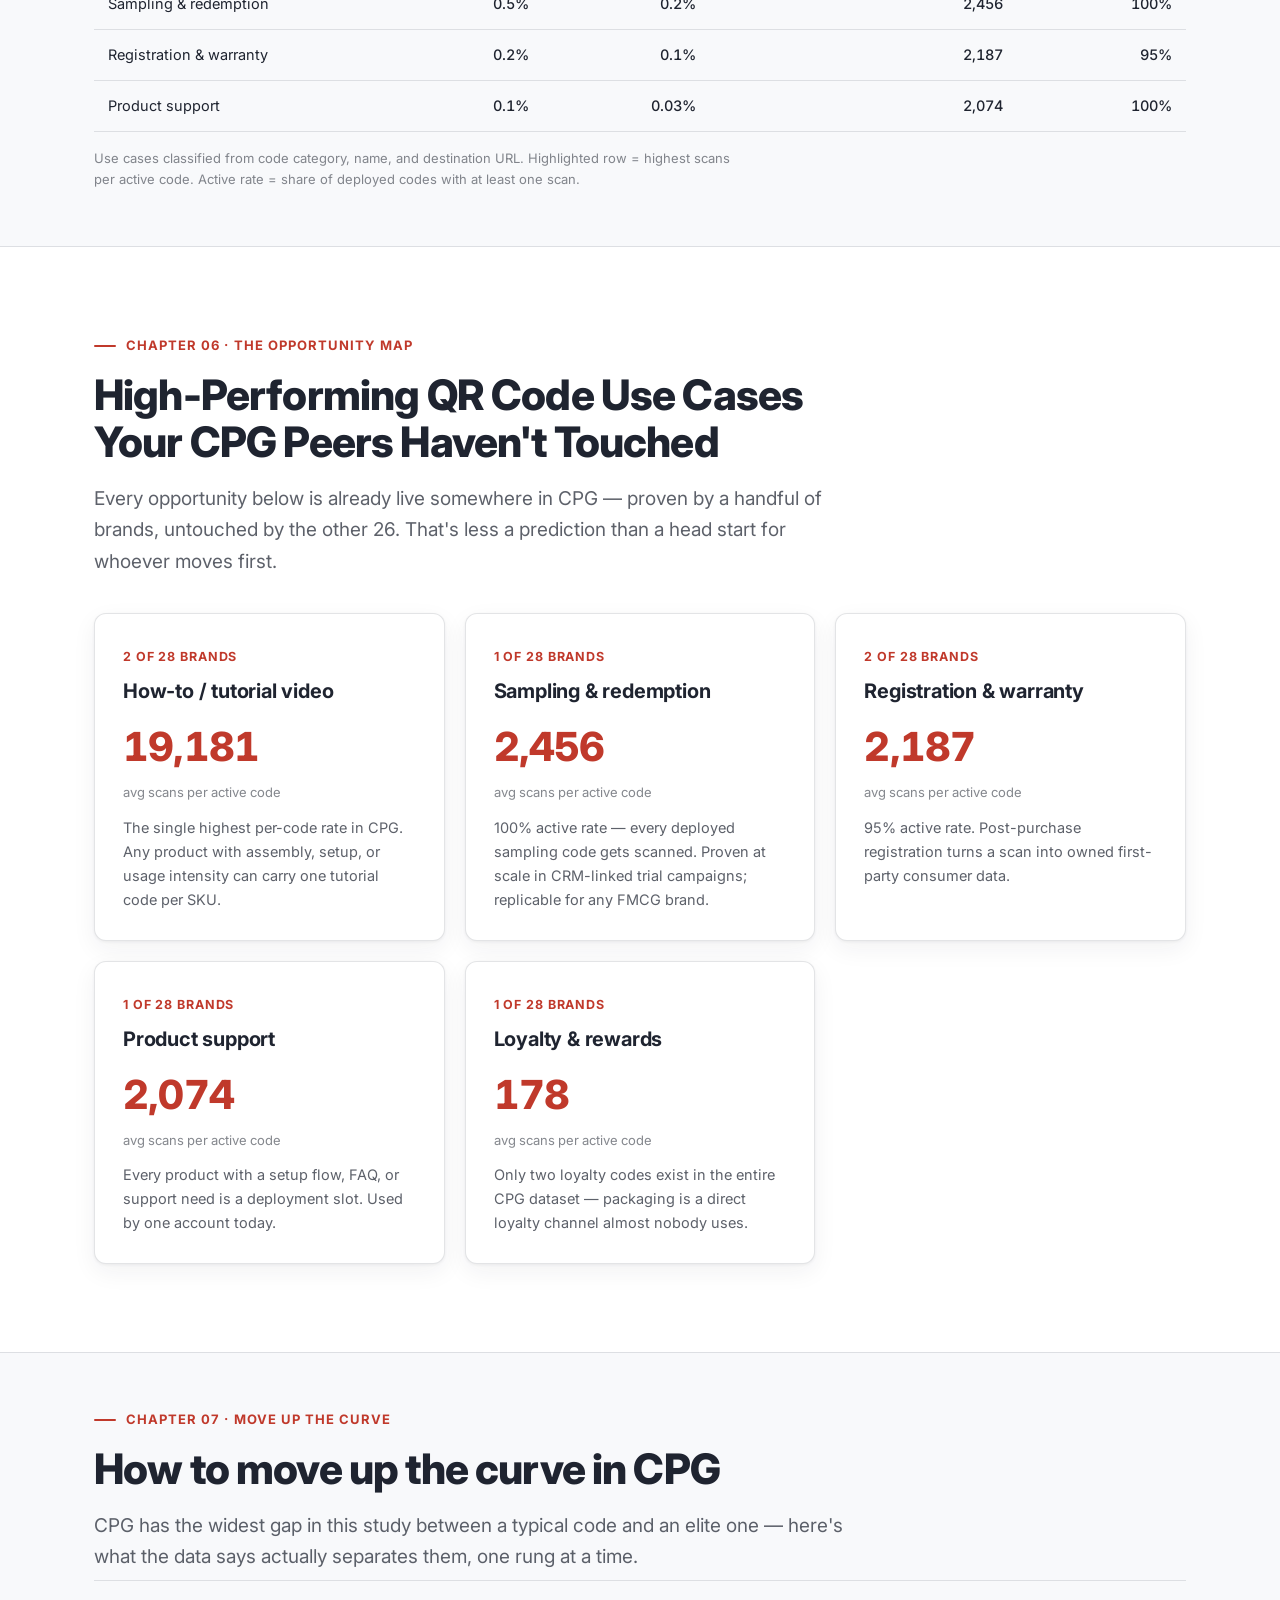
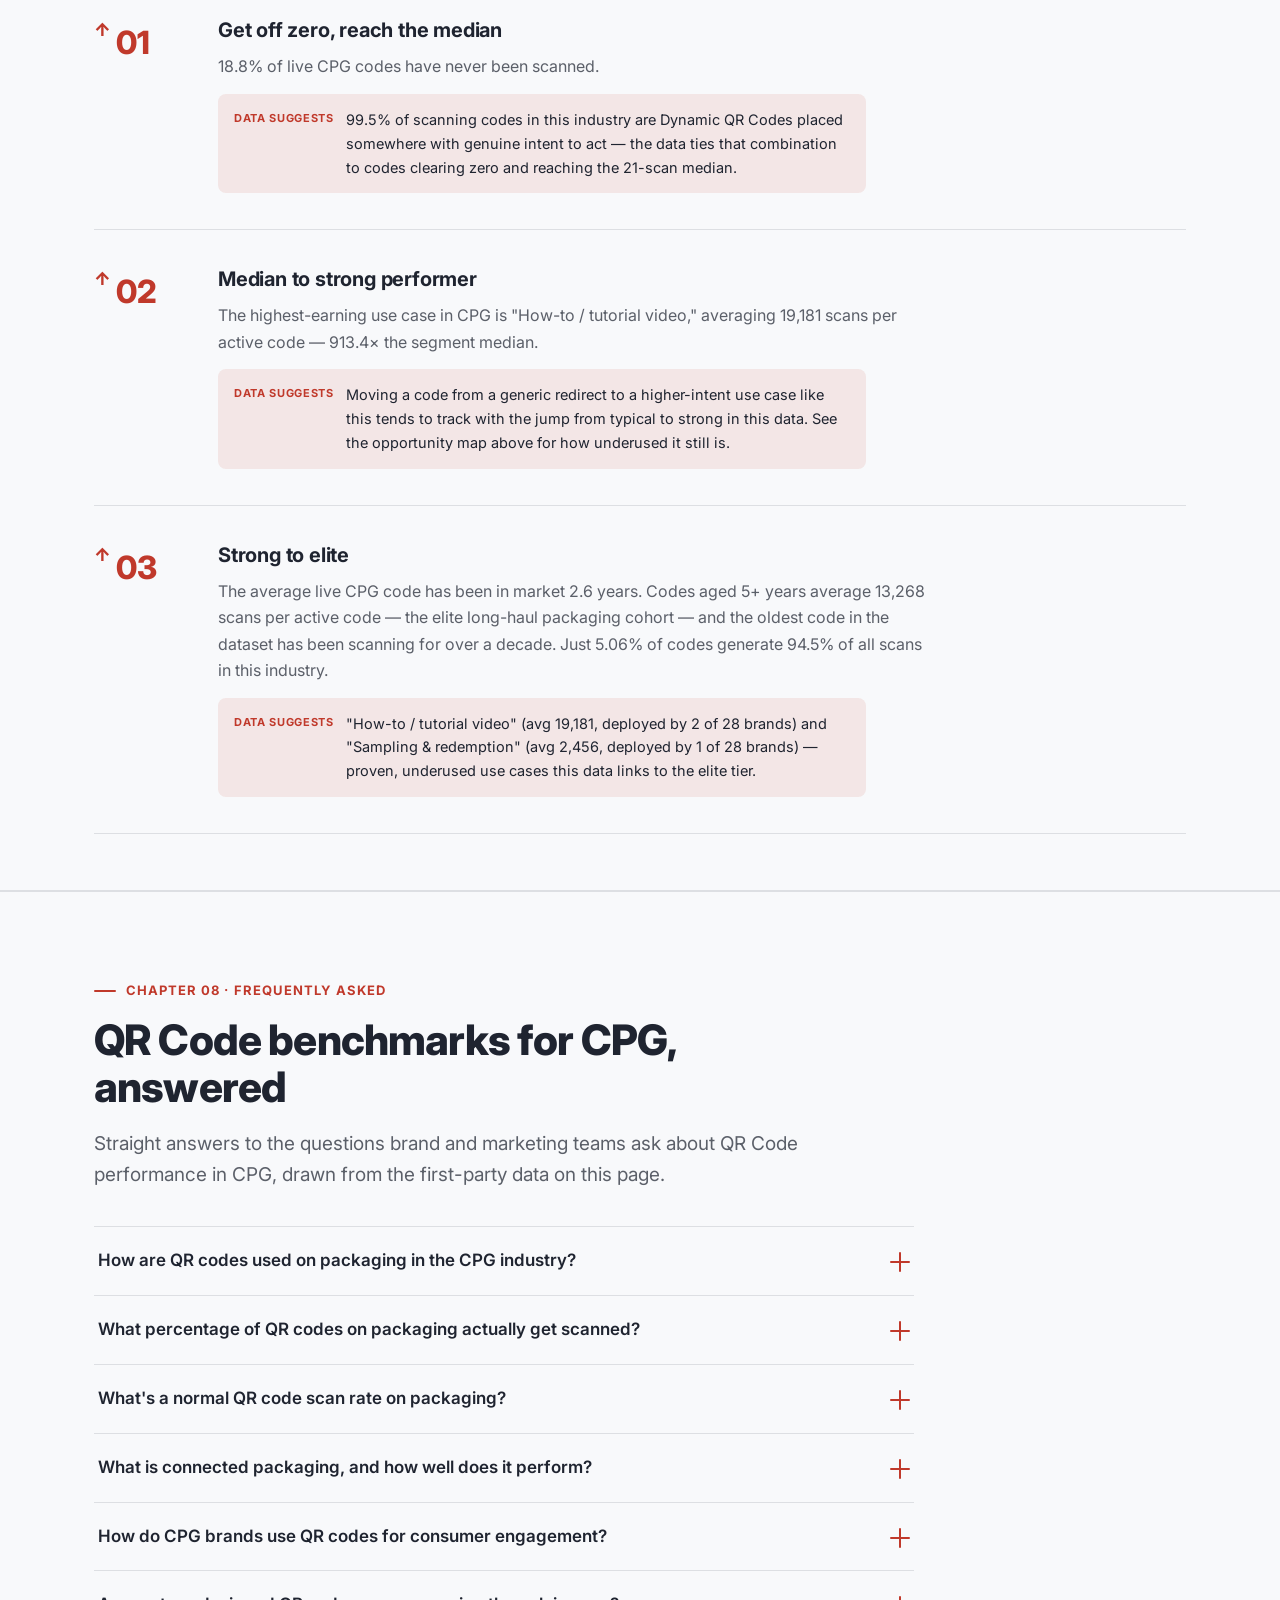
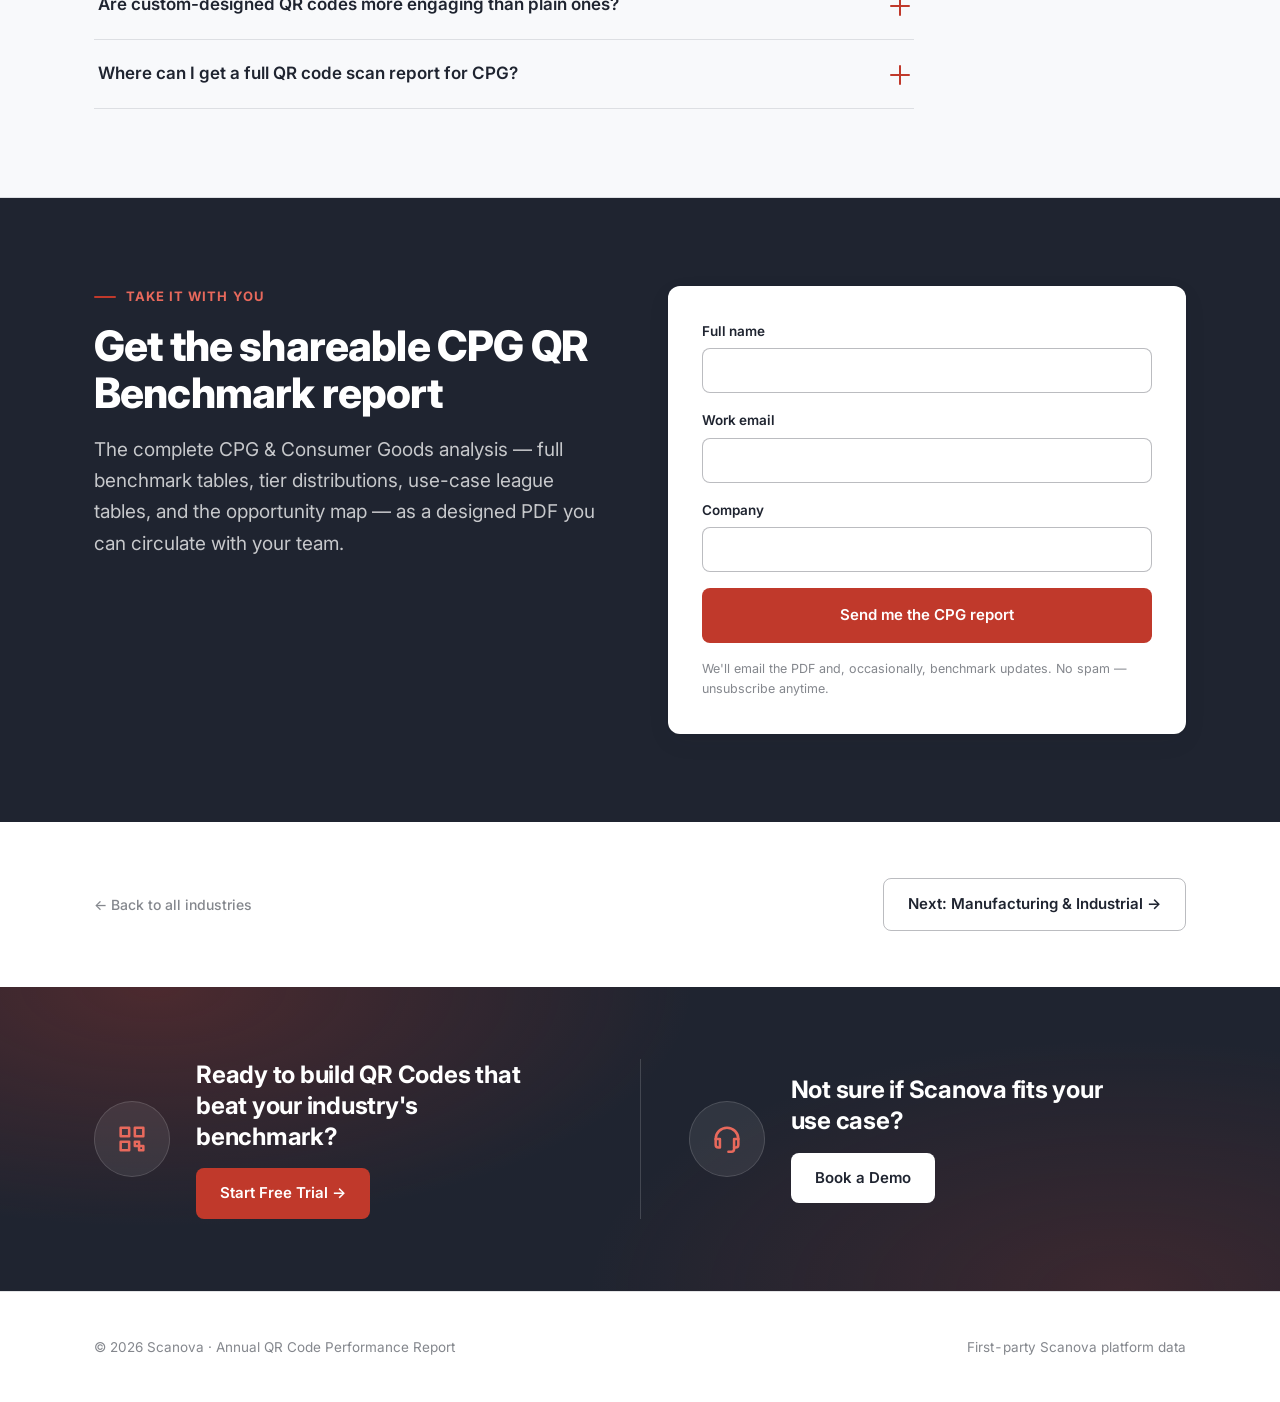
<file: Annual Report/industry.html>
<!DOCTYPE html>
<html lang="en">
<head>
<meta charset="UTF-8">
<meta name="viewport" content="width=device-width, initial-scale=1">
<title>Industry QR Benchmarks | Scanova</title>
<meta name="description" content="QR Code performance benchmarks from first-party Scanova scan data.">
<link rel="preconnect" href="https://fonts.googleapis.com">
<link rel="preconnect" href="https://fonts.gstatic.com" crossorigin>
<link href="https://fonts.googleapis.com/css2?family=Inter:wght@400;500;600;700;800&display=swap" rel="stylesheet">
<link rel="stylesheet" href="styles.css">
</head>
<body>

<nav class="nav">
  <div class="wrap nav-inner">
    <a class="brand" href="index.html"><img class="brand-logo" src="logo-icon-red.svg" alt="Scanova" width="26" height="26"><span>Scanova QR Benchmarks</span></a>
    <div class="nav-links">
      <div class="nav-drop" id="nav-drop-industries">
        <button class="nav-drop-btn" aria-haspopup="true" aria-expanded="false" id="nav-drop-industries-btn">
          Industries <span class="caret" aria-hidden="true"></span>
        </button>
        <div class="nav-drop-menu" role="menu" id="nav-drop-industries-menu"></div>
      </div>
      <div class="nav-drop" id="nav-drop-chapters">
        <button class="nav-drop-btn" aria-haspopup="true" aria-expanded="false" id="nav-drop-chapters-btn">
          Jump to <span class="caret" aria-hidden="true"></span>
        </button>
        <div class="nav-drop-menu" role="menu" id="nav-drop-chapters-menu">
          <a role="menuitem" href="#benchmarks">01 · Benchmarks</a>
          <a role="menuitem" href="#concentration">02 · Concentration</a>
          <a role="menuitem" href="#who-wins">03 · Who wins</a>
          <a role="menuitem" href="#portfolio">04 · Portfolio</a>
          <a role="menuitem" href="#use-cases">05 · Use cases</a>
          <a role="menuitem" href="#opportunities">06 · Opportunities</a>
          <a role="menuitem" href="#move-up-curve">07 · Move up the curve</a>
          <a role="menuitem" href="#faq">08 · FAQ</a>
        </div>
      </div>
      <a href="#get-report">Get the report</a>
    </div>
    <div class="nav-ctas">
      <a class="nav-cta-ghost" href="https://scanova.io/" target="_blank" rel="noopener">Explore Scanova</a>
      <a class="nav-cta" href="https://app.scanova.io/auth/register" target="_blank" rel="noopener">Start Free Trial</a>
    </div>
  </div>
</nav>

<!-- ============ HERO ============ -->
<header class="page-hero hero-dark" id="page-hero">
  <div class="wrap">
    <a class="crumb" href="index.html">← All industries · QR Performance Benchmarks 2026</a>
    <div class="hero-grid" style="margin-top:28px">
      <div>
        <p class="eyebrow" id="h-eyebrow"></p>
        <h1 style="margin-top:14px;max-width:20ch" id="h-title"></h1>
        <p class="lede" style="margin-top:20px" id="h-summary"></p>
      </div>
      <div class="photo">
        <img id="h-photo" alt="" loading="eager" decoding="async">
      </div>
    </div>
    <div class="meta-strip" id="h-meta"></div>
  </div>
</header>

<!-- ============ 01 BENCHMARKS ============ -->
<section class="tight band" id="benchmarks">
  <div class="wrap">
    <p class="eyebrow">Chapter 01 · Scan benchmarks</p>
    <h2 style="max-width:26ch" id="ch01-title"></h2>
    <p class="lede" id="b-lede"></p>

    <div class="instrument reveal">
      <div class="instrument-head">
        <span class="instrument-title">Scans per QR Code · active codes · all-time</span>
      </div>
      <div class="scale" id="b-scale"></div>
      <p class="instrument-note" id="b-note"></p>
    </div>

    <div class="two-col" style="margin-top:56px">
      <div class="reveal">
        <h3>Performance tiers — where every code lands</h3>
        <div class="tbl-scroll">
          <table class="tbl" id="tier-table">
            <thead><tr><th>Scan tier</th><th class="r">% of codes</th><th class="r">% of scans</th></tr></thead>
            <tbody></tbody>
          </table>
        </div>
        <p class="foot-note" id="tier-note"></p>
      </div>
      <div class="reveal">
        <h3>Account-level benchmarks</h3>
        <div class="cards" style="grid-template-columns:1fr 1fr;margin-top:20px">
          <div class="card"><span class="k">Median scans / account</span><span class="num big" id="ab-medscans"></span></div>
          <div class="card"><span class="k">Median codes / account</span><span class="num big" id="ab-medcodes"></span></div>
        </div>
        <p class="foot-note" id="ab-note"></p>
      </div>
    </div>
  </div>
</section>

<!-- ============ 02 CONCENTRATION ============ -->
<section id="concentration">
  <div class="wrap conc">
    <div class="reveal">
      <p class="eyebrow">Chapter 02 · The concentration curve</p>
      <h2 id="c-title"></h2>
      <p class="lede" id="c-body"></p>
      <div class="conc-stat">
        <span class="num" id="c-codes"></span>
        <div class="conc-eq" id="c-eq"></div>
      </div>
    </div>
    <div>
      <div class="split-viz reveal" id="split-viz">
        <div class="split-block">
          <div class="split-label"><span>Share of QR Codes</span><span class="hint" id="sv-codes-hint"></span></div>
          <div class="split-bar"><div class="seg-red" id="sv-codes-bar"></div><div class="seg-rest"></div></div>
        </div>
        <div class="split-block">
          <div class="split-label"><span>Share of scans</span><span class="hint" id="sv-scans-hint"></span></div>
          <div class="split-bar"><div class="seg-red" id="sv-scans-bar"></div><div class="seg-rest"></div></div>
        </div>
        <div class="split-legend">
          <span><i class="sw-red"></i>Top-performing codes (10,000+ scans each)</span>
          <span><i class="sw-rest"></i>All other codes</span>
        </div>
      </div>
    </div>
  </div>
</section>

<!-- ============ 03 WHO WINS ============ -->
<section class="tight band" id="who-wins">
  <div class="wrap">
    <p class="eyebrow">Chapter 03 · Who wins</p>
    <h2 style="max-width:22ch" id="w-title">QR Code Performance by Account Plan and Customer Tenure</h2>
    <div class="two-col" style="margin-top:36px">
      <div class="reveal">
        <h3>Mean scans per active code, by plan tier</h3>
        <div class="bars" style="margin-top:20px" id="plan-bars"></div>
        <p class="foot-note" id="plan-note"></p>
      </div>
      <div class="reveal">
        <h3>Mean scans per active code, by customer tenure</h3>
        <div class="bars" style="margin-top:20px" id="tenure-bars"></div>
        <p class="foot-note" id="tenure-note"></p>
      </div>
    </div>
    <div class="callout reveal" id="tenure-callout"></div>
  </div>
</section>

<!-- ============ 04 PORTFOLIO ============ -->
<section id="portfolio">
  <div class="wrap">
    <p class="eyebrow">Chapter 04 · What's being scanned</p>
    <h2 style="max-width:26ch" id="ch04-title"></h2>
    <p class="lede" id="portfolio-intro"></p>

    <div class="reveal portfolio-bars" style="margin-top:36px">
      <h3>Code types — % of total scans by category</h3>
      <div class="bars" style="margin-top:20px" id="cat-bars"></div>
      <p class="foot-note" id="cat-note"></p>
    </div>

    <div class="cards portfolio-cards reveal">
      <div class="card">
        <span class="k">Dynamic vs Static QR Codes</span>
        <span class="num big" id="dyn-pct"></span>
        <p id="dyn-note"></p>
      </div>
      <div class="card">
        <span class="k">Custom design finding</span>
        <div style="display:flex;gap:32px;margin:10px 0 12px">
          <div><span class="num" style="font-size:30px" id="des-med"></span><div class="small">median · designer</div></div>
          <div><span class="num" style="font-size:30px" id="bw-med"></span><div class="small">median · black &amp; white</div></div>
        </div>
        <p id="des-story"></p>
      </div>
      <div class="card">
        <span class="k">Longevity</span>
        <div style="display:flex;gap:32px;margin:10px 0 12px;flex-wrap:wrap">
          <div><span class="num" style="font-size:30px" id="age-mean"></span><div class="small">mean code age</div></div>
          <div><span class="num" style="font-size:30px" id="age-oldest"></span><div class="small">oldest live code</div></div>
        </div>
        <p id="age-story"></p>
      </div>
    </div>
  </div>
</section>

<!-- ============ 05 USE CASES ============ -->
<section class="tight band" id="use-cases">
  <div class="wrap">
    <p class="eyebrow">Chapter 05 · Use-case intelligence</p>
    <h2 style="max-width:28ch" id="ch05-title"></h2>
    <p class="lede" id="uc-intro"></p>
    <div class="tbl-scroll reveal">
      <table class="tbl" id="uc-table">
        <thead>
          <tr>
            <th>Use case</th>
            <th class="r">% of codes</th>
            <th class="r">% of scans</th>
            <th class="r">Avg scans / active code</th>
            <th class="r">Active rate</th>
          </tr>
        </thead>
        <tbody></tbody>
      </table>
    </div>
    <p class="foot-note">Use cases classified from code category, name, and destination URL. Highlighted row = highest scans per active code. Active rate = share of deployed codes with at least one scan.</p>
  </div>
</section>

<!-- ============ 06 OPPORTUNITIES ============ -->
<section id="opportunities">
  <div class="wrap">
    <p class="eyebrow">Chapter 06 · The opportunity map</p>
    <h2 style="max-width:28ch" id="ch06-title"></h2>
    <p class="lede" id="opp-intro"></p>
    <div class="cards" id="opp-cards"></div>
  </div>
</section>

<!-- ============ 07 MOVE UP THE CURVE ============ -->
<section class="tight band" id="move-up-curve">
  <div class="wrap">
    <p class="eyebrow">Chapter 07 · Move up the curve</p>
    <h2 style="max-width:24ch">How to move up the curve in <span id="mu-industry"></span></h2>
    <p class="lede" id="mu-lede"></p>
    <div class="curve" id="mu-rungs"></div>
  </div>
</section>

<!-- ============ 08 FAQ ============ -->
<section class="band" id="faq">
  <div class="wrap">
    <p class="eyebrow">Chapter 08 · Frequently asked</p>
    <h2 style="max-width:24ch">QR Code benchmarks for <span id="faq-industry"></span>, answered</h2>
    <p class="lede" id="faq-lede"></p>
    <div class="faq" id="faq-list"></div>
  </div>
</section>

<!-- ============ GET THE REPORT ============ -->
<section class="band-ink" id="get-report">
  <div class="wrap lead">
    <div>
      <p class="eyebrow">Take it with you</p>
      <h2 style="max-width:18ch" id="g-title"></h2>
      <p class="lede" id="g-body"></p>
    </div>
    <div>
      <form class="lead-form" id="lead-form" novalidate>
        <div>
          <label for="lf-name">Full name</label>
          <input id="lf-name" name="name" type="text" autocomplete="name" required>
        </div>
        <div>
          <label for="lf-email">Work email</label>
          <input id="lf-email" name="email" type="email" autocomplete="email" required>
        </div>
        <div>
          <label for="lf-company">Company</label>
          <input id="lf-company" name="company" type="text" autocomplete="organization" required>
        </div>
        <input type="hidden" name="industry" id="lf-industry">
        <button type="submit" id="lf-btn">Send me the report</button>
        <p class="fine">We'll email the PDF and, occasionally, benchmark updates. No spam — unsubscribe anytime.</p>
      </form>
      <div class="lead-success" id="lead-success" style="background:var(--paper)">
        <h3 style="color:var(--ink)">Check your inbox</h3>
        <p style="color:var(--ink-70);margin-top:8px">Your report is on its way.</p>
      </div>
    </div>
  </div>
</section>

<!-- ============ NEXT INDUSTRY ============ -->
<section class="tight">
  <div class="wrap" style="display:flex;justify-content:space-between;align-items:center;flex-wrap:wrap;gap:20px">
    <a class="crumb" href="index.html">← Back to all industries</a>
    <a class="btn btn-ghost" id="next-link" href="#"></a>
  </div>
</section>

<!-- ============ SCANOVA CTA BAND ============ -->
<section class="cta-band">
  <div class="wrap cta-band-grid">
    <div class="cta-cell">
      <div class="cta-icon" aria-hidden="true">
        <svg viewBox="0 0 24 24"><path d="M4 4h6v6H4zM14 4h6v6h-6zM4 14h6v6H4z"/><path d="M14 14h3v3h-3zM17 17h3v3h-3z"/></svg>
      </div>
      <div>
        <h3>Ready to build QR Codes that beat your industry's benchmark?</h3>
        <a class="cta-btn-solid" href="https://app.scanova.io/auth/register" target="_blank" rel="noopener">Start Free Trial →</a>
      </div>
    </div>
    <div class="cta-band-divider" aria-hidden="true"></div>
    <div class="cta-cell">
      <div class="cta-icon" aria-hidden="true">
        <svg viewBox="0 0 24 24"><path d="M4 12a8 8 0 0 1 16 0"/><path d="M4 12v4a2 2 0 0 0 2 2h1v-6H5"/><path d="M20 12v4a2 2 0 0 1-2 2h-1v-6h2"/><path d="M17 18v1a2 2 0 0 1-2 2h-2"/></svg>
      </div>
      <div>
        <h3>Not sure if Scanova fits your use case?</h3>
        <a class="cta-btn-white" href="https://trycon.dayschedule.com/qr-code-generator-demo" target="_blank" rel="noopener">Book a Demo</a>
      </div>
    </div>
  </div>
</section>

<footer>
  <div class="wrap footer-inner">
    <span>© 2026 Scanova · Annual QR Code Performance Report</span>
    <span class="mono" id="footer-note"></span>
  </div>
</footer>

<script src="report-data.js"></script>
<script>
/* ---------- resolve industry ---------- */
const params = new URLSearchParams(location.search);
const key = INDUSTRY_ORDER.includes(params.get("i")) ? params.get("i") : "cpg";
const D = REPORT.industries[key];

document.title = D.name + " QR Benchmarks 2026 | Scanova";
document.querySelector('meta[name="description"]').content =
  `QR Code performance benchmarks for ${D.name}: ${D.accounts} brands, ${fmt(D.codes)} codes, ${D.scansDisplay} scans of first-party Scanova data.`;
document.getElementById("footer-note").textContent = REPORT.meta.dataNote;

/* ---------- hero ---------- */
document.getElementById("h-eyebrow").textContent = "Industry benchmark · " + D.name;
document.getElementById("h-title").textContent = D.heroLine;
document.getElementById("h-summary").textContent = D.summary;
const hp = document.getElementById("h-photo"); hp.src = D.heroImage; hp.alt = D.heroImageAlt;
document.getElementById("h-meta").innerHTML = `
  <div><span class="num" data-count="${D.accounts}">0</span><span class="label">Brands analyzed</span></div>
  <div><span class="num" data-count="${D.codes}">0</span><span class="label">Live QR Codes</span></div>
  <div><span class="num">${D.scansDisplay}</span><span class="label">Total scans</span></div>
  <div><span class="num" data-count="${D.meanActive}">0</span><span class="label">Average scans / code</span></div>`;

/* ---------- nav dropdowns: industries (data-driven) + chapters ---------- */
const navIndustriesMenu = document.getElementById("nav-drop-industries-menu");
INDUSTRY_ORDER.forEach(k=>{
  const d = REPORT.industries[k];
  const a = document.createElement("a");
  a.setAttribute("role","menuitem");
  a.href = "industry.html?i="+k;
  a.innerHTML = `${d.name} <span>Avg ${fmt(d.meanActive)} scans/code · ${d.scansDisplay} scans</span>`;
  if(k===key) a.className = "current";
  navIndustriesMenu.appendChild(a);
});

const navDrops = [];
function wireNavDropdown(dropId, btnId){
  const drop = document.getElementById(dropId);
  const btn = document.getElementById(btnId);
  navDrops.push({drop, btn});
  btn.addEventListener("click", e=>{
    e.stopPropagation();
    const willOpen = !drop.classList.contains("open");
    navDrops.forEach(o=>{
      if(o.drop!==drop){ o.drop.classList.remove("open"); o.btn.setAttribute("aria-expanded","false"); }
    });
    drop.classList.toggle("open", willOpen);
    btn.setAttribute("aria-expanded", willOpen);
  });
  document.addEventListener("click", e=>{
    if(!drop.contains(e.target)){ drop.classList.remove("open"); btn.setAttribute("aria-expanded","false"); }
  });
  document.addEventListener("keydown", e=>{
    if(e.key === "Escape"){ drop.classList.remove("open"); btn.setAttribute("aria-expanded","false"); }
  });
}
wireNavDropdown("nav-drop-industries","nav-drop-industries-btn");
wireNavDropdown("nav-drop-chapters","nav-drop-chapters-btn");

/* ---------- reveal / bars / counts ---------- */
function countUp(el){
  const target = parseFloat(el.dataset.count), dur = 1100, t0 = performance.now();
  function tick(t){
    const p = Math.min(1,(t-t0)/dur), e = 1-Math.pow(1-p,3);
    el.textContent = Math.round(target*e).toLocaleString("en-US");
    if(p<1) requestAnimationFrame(tick);
  }
  requestAnimationFrame(tick);
}
const io = new IntersectionObserver(entries=>{
  entries.forEach(en=>{
    if(!en.isIntersecting) return;
    en.target.classList.add("in");
    en.target.querySelectorAll(".bar-fill").forEach(b=>{ b.style.width = b.dataset.w + "%"; });
    en.target.querySelectorAll("[data-count]").forEach(countUp);
    if(en.target.id === "split-viz") setTimeout(fillSplit, 250);
    io.unobserve(en.target);
  });
},{threshold:.25});

/* ---------- 01 benchmarks ---------- */
document.getElementById("ch01-title").textContent = D.ch01Title;
document.getElementById("b-lede").innerHTML =
  `What does a good ${D.shortName} code look like? Typical is <strong>${fmt(D.medianActive)} scans</strong>. Average is <strong>${fmt(D.meanActive)}</strong>. The record is <strong>${fmt(D.maxCode)}</strong> — and that gap is the story.`;

const SCALE_MAX = 5e6;
const bScale = document.getElementById("b-scale");
(function(){
  const axis = document.createElement("div"); axis.className = "scale-axis"; bScale.appendChild(axis);
  [1,10,100,1e3,1e4,1e5,1e6].forEach(v=>{
    const t = document.createElement("div"); t.className = "scale-tick";
    t.style.left = logPos(v,SCALE_MAX)+"%";
    t.innerHTML = `<span>${fmtCompact(v)}</span>`;
    bScale.appendChild(t);
  });
  [
    {label:"Typical code (median)", v:D.medianActive, cls:"is-hollow"},
    {label:"Segment average", v:D.meanActive, cls:"is-red"},
    {label:"Record code", v:D.maxCode, cls:""}
  ].forEach(m=>{
    const el = document.createElement("div");
    el.className = "marker "+m.cls;
    el.style.left = logPos(m.v,SCALE_MAX)+"%";
    el.innerHTML = `<div class="flag">${m.label}</div><div class="val">${fmt(m.v)}</div><div class="stem"></div><div class="dot"></div>`;
    bScale.appendChild(el);
  });
})();
document.getElementById("b-note").innerHTML =
  `The record — <strong>${fmt(D.maxCode)} scans</strong> — belongs to ${D.maxCodeDesc}. ${D.zeroPct}% of live codes have never been scanned.`;

const tierBody = document.querySelector("#tier-table tbody");
D.tiers.forEach(t=>{
  const tr = document.createElement("tr");
  if(t.hl) tr.className = "hl";
  tr.innerHTML = `<td>${t.tier}</td><td class="n r">${t.codesPct}%</td><td class="n r">${t.scansPct}%</td>`;
  tierBody.appendChild(tr);
});
document.getElementById("tier-note").textContent =
  `${D.concPctCodes}% of codes (10K+ tier) generate ${D.concPctScans}% of all scans.`;

document.getElementById("ab-medscans").textContent = D.accountBench.medScans;
document.getElementById("ab-medcodes").textContent = D.accountBench.medCodes;
document.getElementById("ab-note").textContent = D.accountNote;

/* ---------- 02 concentration ---------- */
document.getElementById("c-title").textContent = D.ch02Title;
document.getElementById("c-body").textContent = D.concentrationBody;
document.getElementById("c-codes").textContent = D.concPctCodes + "%";
document.getElementById("c-eq").textContent = `of codes generate ${D.concPctScans}% of all ${D.shortName} scans`;

/* codes-vs-scans split bars */
document.getElementById("sv-codes-hint").textContent = `top performers = ${D.concPctCodes}% of codes`;
document.getElementById("sv-scans-hint").textContent = `top performers = ${D.concPctScans}% of scans`;
function fillSplit(){
  document.getElementById("sv-codes-bar").style.width = D.concPctCodes + "%";
  document.getElementById("sv-scans-bar").style.width = D.concPctScans + "%";
}

/* ---------- 03 who wins ---------- */
function renderBars(elId, rows, labelKey, valKey, redMax){
  const el = document.getElementById(elId);
  const max = Math.max(...rows.map(r=>r[valKey]));
  rows.forEach(r=>{
    const row = document.createElement("div");
    row.className = "bar-row";
    row.innerHTML = `
      <span class="name">${r[labelKey]}</span>
      <div class="bar-track"><div class="bar-fill ${redMax && r[valKey]===max ? "red":""}" data-w="${Math.max(3, r[valKey]/max*100)}"></div></div>
      <span class="v">${fmt(r[valKey])}</span>`;
    el.appendChild(row);
  });
}
renderBars("plan-bars", D.planTiers, "plan", "meanPerCode", false);
renderBars("tenure-bars", D.tenure, "band", "meanPerCode", true);
document.getElementById("plan-note").textContent = D.planNote;
document.getElementById("tenure-note").textContent = "Mean of per-account ratios (total scans ÷ active codes), giving each account equal weight.";
document.getElementById("tenure-callout").innerHTML = `<strong>The tenure story:</strong> ${D.tenureInsight}`;

/* ---------- 04 portfolio ---------- */
document.getElementById("ch04-title").textContent = D.ch04Title;
(function(){
  const el = document.getElementById("cat-bars");
  const rows = D.categories;
  const max = Math.max(...rows.map(r=>r.scansPct));
  rows.forEach(r=>{
    const row = document.createElement("div");
    row.className = "bar-row";
    row.innerHTML = `
      <span class="name" title="${r.name}">${r.name}</span>
      <div class="bar-track"><div class="bar-fill" data-w="${Math.max(2, r.scansPct/max*100)}"></div></div>
      <span class="v">${r.scansPct}%</span>`;
    el.appendChild(row);
  });
})();
document.getElementById("cat-note").textContent = D.categoryInsight;
document.getElementById("portfolio-intro").textContent = D.portfolioIntro;
document.getElementById("dyn-pct").textContent = D.dynamicPct + "%";
document.getElementById("dyn-note").innerHTML = D.dynamicNote;
document.getElementById("des-med").textContent = D.design.designerMed;
document.getElementById("bw-med").textContent = D.design.bwMed;
document.getElementById("des-story").textContent = D.design.story;
document.getElementById("age-mean").textContent = D.longevity.meanAge;
document.getElementById("age-oldest").textContent = D.longevity.oldest;
document.getElementById("age-story").textContent = D.longevity.story;

/* ---------- 05 use cases ---------- */
document.getElementById("ch05-title").textContent = D.ch05Title;
document.getElementById("uc-intro").textContent = D.useCaseIntro;
(function(){
  const tbody = document.querySelector("#uc-table tbody");
  const best = Math.max(...D.useCases.map(u=>u.avgActive));
  D.useCases.forEach(u=>{
    const tr = document.createElement("tr");
    if(u.avgActive === best) tr.className = "hl";
    tr.innerHTML = `
      <td>${u.name}</td>
      <td class="n r">${u.codesPct}%</td>
      <td class="n r">${u.scansPct}%</td>
      <td class="n r"${u.avgActive===best ? ' style="color:var(--accent);font-weight:600"':''}>${fmt(u.avgActive)}</td>
      <td class="n r">${u.activePct}%</td>`;
    tbody.appendChild(tr);
  });
})();

/* ---------- 06 opportunities ---------- */
document.getElementById("ch06-title").textContent = D.ch06Title;
document.getElementById("opp-intro").textContent = D.opportunityIntro;
(function(){
  const wrap = document.getElementById("opp-cards");
  D.opportunities.forEach(o=>{
    const c = document.createElement("div");
    c.className = "card reveal";
    c.innerHTML = `
      <span class="k">${o.penetration}</span>
      <h3>${o.name}</h3>
      <span class="num big" style="color:var(--accent)">${fmt(o.avg)}</span>
      <div class="small mono" style="margin-bottom:12px">avg scans per active code</div>
      <p>${o.body}</p>`;
    wrap.appendChild(c);
  });
})();

/* ---------- 07 move up the curve (industry-specific, data-driven) ---------- */
(function(){
  document.getElementById("mu-industry").textContent = D.shortName;
  document.getElementById("mu-lede").textContent = D.curveIntro;

  const bestUC = D.useCases.slice().sort((a,b)=>b.avgActive-a.avgActive)[0];
  const topOpp = D.opportunities.slice(0,2);

  const rungs = [
    {
      title: "Get off zero, reach the median",
      insight: `${D.zeroPct}% of live ${D.shortName} codes have never been scanned.`,
      action: `${D.dynamicPct}% of scanning codes in this industry are Dynamic QR Codes placed somewhere with genuine intent to act — the data ties that combination to codes clearing zero and reaching the ${fmt(D.medianActive)}-scan median.`
    },
    {
      title: "Median to strong performer",
      insight: `The highest-earning use case in ${D.shortName} is "${bestUC.name}," averaging ${fmt(bestUC.avgActive)} scans per active code — ${(bestUC.avgActive/D.medianActive).toFixed(1)}× the segment median.`,
      action: `Moving a code from a generic redirect to a higher-intent use case like this tends to track with the jump from typical to strong in this data. See the opportunity map above for how underused it still is.`
    },
    {
      title: "Strong to elite",
      insight: `${D.longevity.story} Just ${D.concPctCodes}% of codes generate ${D.concPctScans}% of all scans in this industry.`,
      action: `${topOpp.map(o=>`"${o.name}" (avg ${fmt(o.avg)}, deployed by ${o.penetration})`).join(" and ")} — proven, underused use cases this data links to the elite tier.`
    }
  ];

  const wrap = document.getElementById("mu-rungs");
  rungs.forEach((r,i)=>{
    const el = document.createElement("div");
    el.className = "rung reveal";
    el.innerHTML = `
      <div class="rnum"><span class="arrow" aria-hidden="true">↑</span>0${i+1}</div>
      <div>
        <h3>${r.title}</h3>
        <p class="rung-insight">${r.insight}</p>
        <div class="rung-action"><span class="tag">Data suggests</span><span>${r.action}</span></div>
      </div>`;
    wrap.appendChild(el);
    io.observe(el);
  });
})();

/* ---------- 08 FAQ (industry-specific, data-driven, FAQPage JSON-LD for AEO) ---------- */
(function(){
  document.getElementById("faq-industry").textContent = D.shortName;
  document.getElementById("faq-lede").textContent =
    `Straight answers to the questions brand and marketing teams ask about QR Code performance in ${D.shortName}, drawn from the first-party data on this page.`;

  const list = document.getElementById("faq-list");
  D.faqs.forEach((f,i)=>{
    const item = document.createElement("div");
    item.className = "faq-item";
    item.setAttribute("aria-expanded", "false");
    item.innerHTML = `
      <button class="faq-q" aria-expanded="false" aria-controls="faq-a-${i}" id="faq-q-${i}">
        <span>${f.q}</span><span class="sign" aria-hidden="true"></span>
      </button>
      <div class="faq-a" role="region" aria-labelledby="faq-q-${i}" id="faq-a-${i}"><div class="faq-a-inner">${f.a}</div></div>`;
    list.appendChild(item);
    const btn = item.querySelector(".faq-q");
    btn.addEventListener("click", ()=>{
      const open = item.getAttribute("aria-expanded") === "true";
      item.setAttribute("aria-expanded", String(!open));
      btn.setAttribute("aria-expanded", String(!open));
    });
  });

  /* FAQPage JSON-LD — lets search/AI engines lift these as answers */
  const schema = {
    "@context":"https://schema.org",
    "@type":"FAQPage",
    "mainEntity": D.faqs.map(f=>({
      "@type":"Question","name":f.q,
      "acceptedAnswer":{"@type":"Answer","text":f.a}
    }))
  };
  const s = document.createElement("script");
  s.type = "application/ld+json";
  s.textContent = JSON.stringify(schema);
  document.head.appendChild(s);
})();

/* ---------- get report ---------- */
document.getElementById("g-title").textContent = D.reportHeading;
document.getElementById("g-body").textContent =
  `The complete ${D.name} analysis — full benchmark tables, tier distributions, use-case league tables, and the opportunity map — as a designed PDF you can circulate with your team.`;
document.getElementById("lf-industry").value = key;
document.getElementById("lf-btn").textContent = "Send me the " + D.shortName + " report";
document.getElementById("lead-form").addEventListener("submit", e=>{
  e.preventDefault();
  const form = e.target;
  if(!form.checkValidity()){ form.reportValidity(); return; }
  /* TODO: POST to marketing automation endpoint here */
  form.style.display = "none";
  document.getElementById("lead-success").classList.add("show");
});

/* ---------- next industry ---------- */
const nextKey = INDUSTRY_ORDER[(INDUSTRY_ORDER.indexOf(key)+1) % INDUSTRY_ORDER.length];
const nl = document.getElementById("next-link");
nl.href = "industry.html?i="+nextKey;
nl.textContent = "Next: " + REPORT.industries[nextKey].name + " →";

/* observe reveals + hero meta */
document.querySelectorAll(".reveal").forEach(el=>io.observe(el));
io.observe(document.getElementById("h-meta"));
io.observe(document.getElementById("split-viz"));
</script>
</body>
</html>
</file>
<file: Annual Report/styles.css>
/* ============================================================
   Scanova — QR Performance Benchmarks
   Aligned with scanova.io: Inter everywhere, Scanova crimson
   (#c0392b) as the accent, soft rounded cards, white surfaces.
   ============================================================ */

:root{
  --ink:#1f2430;
  --ink-70:rgba(31,36,48,.72);
  --ink-55:rgba(31,36,48,.55);
  --ink-30:rgba(31,36,48,.3);
  --ink-12:rgba(31,36,48,.12);
  --ink-06:rgba(31,36,48,.06);
  --paper:#ffffff;
  --paper-warm:#f8f9fb;
  --accent:#c0392b;          /* Scanova brand crimson */
  --accent-dark:#a93226;
  --accent-dim:rgba(192,57,43,.1);
  --font:'Inter',-apple-system,BlinkMacSystemFont,'Segoe UI',sans-serif;
  --max:1140px;
  --rail:24px;
  --radius:12px;
  --radius-sm:8px;
  --shadow:0 1px 3px rgba(31,36,48,.06),0 8px 24px rgba(31,36,48,.06);
}

*{margin:0;padding:0;box-sizing:border-box}
html{scroll-behavior:smooth;scroll-padding-top:76px}
@media (prefers-reduced-motion:reduce){
  html{scroll-behavior:auto}
  *,*::before,*::after{animation-duration:.01ms!important;transition-duration:.01ms!important}
}
body{
  font-family:var(--font);
  color:var(--ink);
  background:var(--paper);
  font-size:16px;
  line-height:1.65;
  -webkit-font-smoothing:antialiased;
}
a{color:inherit}
button{font:inherit;cursor:pointer}
:focus-visible{outline:2px solid var(--accent);outline-offset:2px}

.wrap{max-width:var(--max);margin:0 auto;padding:0 var(--rail)}

/* ---- type roles ---- */
.eyebrow{
  font-size:13px;font-weight:700;
  letter-spacing:.08em;text-transform:uppercase;
  color:var(--accent);
  display:flex;align-items:center;gap:10px;
}
.eyebrow::before{content:'';width:22px;height:2px;background:var(--accent);border-radius:2px}
h1,h2,h3{font-weight:800;line-height:1.12;letter-spacing:-.02em}
h1{font-size:clamp(36px,5.4vw,62px)}
h2{font-size:clamp(27px,3.8vw,42px);margin:14px 0 18px}
h3{font-size:20px;font-weight:700;line-height:1.3;letter-spacing:-.01em}
.lede{font-size:clamp(17px,2vw,19px);color:var(--ink-70);max-width:64ch}
.num{font-weight:800;letter-spacing:-.02em;font-variant-numeric:tabular-nums}
.mono{font-variant-numeric:tabular-nums}
.small{font-size:13px;color:var(--ink-55)}

section{padding:88px 0}
section.tight{padding:56px 0}
.band{background:var(--paper-warm);border-top:1px solid var(--ink-12);border-bottom:1px solid var(--ink-12)}
.band-ink{background:var(--ink);color:var(--paper)}
.band-ink .eyebrow{color:#e8695c}
.band-ink .lede{color:rgba(255,255,255,.75)}

/* ---- nav ---- */
.nav{
  position:sticky;top:0;z-index:50;
  background:rgba(255,255,255,.94);
  backdrop-filter:blur(10px);
  border-bottom:1px solid var(--ink-12);
}
.nav-inner{display:flex;align-items:center;gap:16px;height:64px}
.brand{display:flex;align-items:center;gap:9px;text-decoration:none;font-weight:800;font-size:16px;letter-spacing:-.01em;white-space:nowrap;flex:none}
.brand .brand-logo{width:26px;height:26px;display:block;flex:none}
.nav-links{display:flex;gap:0;margin-left:auto;align-items:center}
.nav-links a,.nav-links .nav-drop-btn{
  text-decoration:none;font-size:14px;font-weight:500;
  padding:8px 13px;color:var(--ink-70);white-space:nowrap;border-radius:var(--radius-sm);
  background:none;border:none;display:inline-flex;align-items:center;gap:6px;
}
.nav-links a:hover,.nav-links .nav-drop-btn:hover{color:var(--ink);background:var(--ink-06)}
.nav-cta{
  margin-left:12px;flex:none;
  background:var(--accent);color:#fff;text-decoration:none;
  font-size:14px;font-weight:600;padding:11px 20px;border-radius:var(--radius-sm);
  transition:background .15s;
}
.nav-cta:hover{background:var(--accent-dark)}
@media(max-width:900px){.nav-links a:not(.nav-keep),.nav-drop{display:none}}
@media(max-width:640px){.nav-cta{display:none}}

/* ---- nav dropdown ---- */
.nav-drop{position:relative}
.nav-drop-btn .caret{width:8px;height:8px;border-right:2px solid currentColor;border-bottom:2px solid currentColor;transform:rotate(45deg) translateY(-2px);transition:transform .15s}
.nav-drop.open .nav-drop-btn .caret{transform:rotate(-135deg) translateY(-2px)}
.nav-drop-menu{
  position:absolute;top:calc(100% + 8px);left:0;min-width:280px;
  background:var(--paper);border:1px solid var(--ink-12);border-radius:var(--radius);
  box-shadow:var(--shadow);padding:8px;display:none;z-index:60;
}
.nav-drop.open .nav-drop-menu{display:block}
.nav-drop-menu a{
  display:block;padding:10px 14px;border-radius:var(--radius-sm);
  text-decoration:none;font-size:14px;font-weight:500;color:var(--ink);
}
.nav-drop-menu a:hover{background:var(--accent-dim);color:var(--accent-dark)}
.nav-drop-menu a span{display:block;font-size:12px;font-weight:400;color:var(--ink-55)}
.nav-drop-menu a.current{color:var(--accent);font-weight:700}

/* ---- buttons ---- */
.btn{
  display:inline-flex;align-items:center;gap:8px;
  font-size:15px;font-weight:600;
  padding:13px 24px;border-radius:var(--radius-sm);text-decoration:none;
  border:1.5px solid transparent;
  transition:background .15s,color .15s,border-color .15s;
}
.btn-solid{background:var(--accent);color:#fff}
.btn-solid:hover{background:var(--accent-dark)}
.btn-ghost{background:transparent;color:var(--ink);border-color:var(--ink-30)}
.btn-ghost:hover{border-color:var(--accent);color:var(--accent)}
.band-ink .btn-ghost{color:#fff;border-color:rgba(255,255,255,.4)}
.band-ink .btn-ghost:hover{border-color:#e8695c;color:#e8695c}

/* ---- hero ---- */
.hero{padding:96px 0 72px}
.hero h1 .accent{color:var(--accent)}
.meta-strip{
  display:flex;flex-wrap:wrap;gap:0;margin-top:44px;
  border-top:1px solid var(--ink-12);
}
.meta-strip>div{padding:22px 36px 4px 0;margin-right:36px}
.meta-strip .num{font-size:clamp(28px,3.4vw,42px);display:block;line-height:1.1}
.meta-strip .label{font-size:14px;font-weight:500;color:var(--ink-70);margin-top:4px;display:block}

/* ---- benchmark instrument (log scale) ---- */
.instrument{border:1px solid var(--ink-12);border-radius:var(--radius);background:var(--paper);box-shadow:var(--shadow);padding:28px 32px 22px;margin-top:36px}
.instrument-head{display:flex;flex-wrap:wrap;align-items:center;gap:12px;justify-content:space-between;margin-bottom:28px}
.instrument-title{font-size:13px;font-weight:700;letter-spacing:.06em;text-transform:uppercase;color:var(--ink-55)}
.seg{display:flex;flex-wrap:wrap;gap:6px}
.seg button{
  font-size:14px;font-weight:500;padding:8px 15px;border:1px solid var(--ink-12);
  background:transparent;border-radius:999px;color:var(--ink-70);
  transition:all .15s;
}
.seg button:hover{border-color:var(--ink-30)}
.seg button[aria-pressed="true"]{background:var(--ink);color:#fff;border-color:var(--ink)}
.scale{position:relative;height:116px;margin:8px 6px 0}
.scale-axis{position:absolute;left:0;right:0;top:72px;height:2px;background:var(--ink-30);border-radius:2px}
.scale-tick{position:absolute;top:72px;width:1px;height:8px;background:var(--ink-30)}
.scale-tick span{position:absolute;top:12px;left:50%;transform:translateX(-50%);font-size:12px;font-weight:500;color:var(--ink-55);white-space:nowrap}
.marker{position:absolute;top:0;transform:translateX(-50%);text-align:center;transition:left .5s cubic-bezier(.4,0,.2,1)}
.marker .flag{font-size:11px;font-weight:600;letter-spacing:.05em;text-transform:uppercase;color:var(--ink-55);white-space:nowrap}
.marker .val{font-weight:800;font-size:16px;white-space:nowrap;letter-spacing:-.01em}
.marker .stem{width:2px;height:22px;background:var(--ink);margin:4px auto 0;border-radius:2px}
.marker .dot{width:10px;height:10px;border-radius:50%;background:var(--ink);margin:0 auto;transform:translateY(4px)}
.marker.is-red .stem,.marker.is-red .dot{background:var(--accent)}
.marker.is-red .val{color:var(--accent)}
.marker.is-hollow .dot{background:var(--paper);border:2px solid var(--ink)}
.instrument-note{margin-top:24px;font-size:14px;color:var(--ink-70);max-width:72ch}

/* ---- tabs ---- */
.tabs{display:flex;gap:0;border-bottom:2px solid var(--ink-12);overflow-x:auto;margin-top:36px;scrollbar-width:none}
.tabs::-webkit-scrollbar{display:none}
.tabs button{
  background:none;border:none;border-bottom:3px solid transparent;margin-bottom:-2px;
  font-size:15px;font-weight:600;
  padding:14px 22px;color:var(--ink-55);white-space:nowrap;
}
.tabs button:hover{color:var(--ink)}
.tabs button[aria-selected="true"]{color:var(--accent);border-bottom-color:var(--accent)}
.tabpanel{padding-top:44px}
.tabpanel[hidden]{display:none}

.industry-grid{display:grid;grid-template-columns:minmax(0,1.05fr) minmax(0,1fr);gap:56px;align-items:start}
@media(max-width:860px){.industry-grid{grid-template-columns:1fr}}
.sig-stat .num{font-size:clamp(64px,9vw,116px);line-height:.95;display:block}
.sig-stat .cap{font-size:14px;font-weight:500;color:var(--ink-70);margin-top:10px;display:block;max-width:34ch}
.stat-row{display:flex;gap:0;margin-top:28px;border-top:1px solid var(--ink-12);flex-wrap:wrap}
.stat-row>div{padding:16px 30px 0 0;margin-right:30px}
.stat-row .num{font-size:23px;display:block}
.stat-row .label{font-size:13px;font-weight:500;color:var(--ink-70);margin-top:2px;display:block}
.insight-list{list-style:none;display:grid;gap:18px}
.insight-list li{padding-left:22px;position:relative;color:var(--ink-70);font-size:15px}
.insight-list li::before{content:'';position:absolute;left:0;top:8px;width:9px;height:9px;background:var(--accent);border-radius:2.5px}
.insight-list li strong{color:var(--ink)}
.panel-ctas{display:flex;gap:12px;margin-top:32px;flex-wrap:wrap}

/* ---- bars ---- */
.bars{display:grid;gap:13px;margin-top:8px}
.bar-row{display:grid;grid-template-columns:200px 1fr 56px;gap:12px;align-items:center;font-size:14px}
.bar-row .name{
  color:var(--ink-70);font-weight:500;line-height:1.3;
  display:-webkit-box;-webkit-line-clamp:2;-webkit-box-orient:vertical;overflow:hidden;
}
.bar-track{height:15px;background:var(--ink-06);border-radius:999px;overflow:hidden}
.bar-fill{height:100%;background:var(--ink);border-radius:999px;width:0;transition:width .8s cubic-bezier(.4,0,.2,1)}
.bar-fill.red{background:var(--accent)}
.bar-row .v{font-size:13px;font-weight:600;text-align:right;font-variant-numeric:tabular-nums}
@media(max-width:560px){.bar-row{grid-template-columns:124px 1fr 50px}}

/* ---- concentration: codes-vs-scans comparison bars ---- */
.conc{display:grid;grid-template-columns:minmax(0,1fr) minmax(0,1.15fr);gap:56px;align-items:center}
@media(max-width:860px){.conc{grid-template-columns:1fr}}
.conc-stat{margin-top:26px}
.conc-stat .num{font-size:clamp(44px,6vw,70px);color:var(--accent);line-height:1}
.conc-eq{font-size:15px;font-weight:500;color:var(--ink-70);margin-top:8px}
.split-viz{border:1px solid var(--ink-12);border-radius:var(--radius);box-shadow:var(--shadow);background:var(--paper);padding:28px 30px}
.split-block{margin-bottom:26px}
.split-block:last-child{margin-bottom:0}
.split-label{display:flex;justify-content:space-between;align-items:baseline;font-size:14px;font-weight:600;margin-bottom:10px}
.split-label .hint{font-size:13px;font-weight:500;color:var(--ink-55)}
.split-bar{display:flex;height:44px;border-radius:var(--radius-sm);overflow:hidden;background:var(--ink-06)}
.split-bar .seg-red{background:var(--accent);width:0;min-width:5px;transition:width 1s cubic-bezier(.4,0,.2,1)}
.split-bar .seg-rest{background:var(--ink-12);flex:1}
.split-legend{display:flex;gap:22px;margin-top:20px;font-size:13px;font-weight:500;color:var(--ink-70);flex-wrap:wrap}
.split-legend span{display:inline-flex;align-items:center;gap:8px}
.split-legend i{width:12px;height:12px;border-radius:3px;display:inline-block}
.split-legend .sw-red{background:var(--accent)}
.split-legend .sw-rest{background:var(--ink-12)}

/* ---- data tables ---- */
.tbl{width:100%;border-collapse:collapse;font-size:14.5px;margin-top:20px}
.tbl th{
  font-size:12.5px;letter-spacing:.05em;text-transform:uppercase;
  color:var(--ink-55);text-align:left;font-weight:700;
  padding:11px 14px;border-bottom:2px solid var(--ink);
}
.tbl td{padding:13px 14px;border-bottom:1px solid var(--ink-12);vertical-align:top}
.tbl td.n{font-variant-numeric:tabular-nums;white-space:nowrap;font-weight:500}
.tbl tr.hl td{background:var(--accent-dim)}
.tbl .r{text-align:right}
.tbl-scroll{overflow-x:auto;-webkit-overflow-scrolling:touch}

/* ---- cards ---- */
.cards{display:grid;grid-template-columns:repeat(auto-fit,minmax(260px,1fr));gap:20px;margin-top:36px}
.card{border:1px solid var(--ink-12);border-radius:var(--radius);padding:28px;background:var(--paper);box-shadow:var(--shadow)}
.card .k{font-size:12.5px;font-weight:700;letter-spacing:.07em;text-transform:uppercase;color:var(--accent)}
.card h3{margin:10px 0 10px}
.card p{font-size:14.5px;color:var(--ink-70)}
.card .big{font-size:clamp(30px,3.4vw,40px);display:block;margin:8px 0 2px}

/* ---- findings ---- */
.finding{
  display:grid;grid-template-columns:96px minmax(0,1fr);gap:28px;
  padding:36px 0;border-top:1px solid var(--ink-12);
}
.finding:last-of-type{border-bottom:1px solid var(--ink-12)}
.finding .fnum{font-weight:800;font-size:32px;color:var(--ink-30);letter-spacing:-.02em}
.finding h3{margin-bottom:8px}
.finding p{color:var(--ink-70);max-width:72ch}
@media(max-width:640px){.finding{grid-template-columns:1fr;gap:8px}}

/* ---- move up the curve (rung ladder) ---- */
.curve{margin-top:8px}
.rung{
  display:grid;grid-template-columns:96px minmax(0,1fr);gap:28px;
  padding:36px 0;border-top:1px solid var(--ink-12);
}
.rung:last-of-type{border-bottom:1px solid var(--ink-12)}
.rung .rnum{font-weight:800;font-size:32px;color:var(--accent);letter-spacing:-.02em;display:flex;align-items:flex-start;gap:6px}
.rung .rnum .arrow{font-size:18px;line-height:1;margin-top:4px}
.rung h3{margin-bottom:10px}
.rung .rung-insight{color:var(--ink-70);max-width:72ch;margin-bottom:14px}
.rung .rung-action{
  display:flex;gap:12px;padding:14px 16px;background:var(--accent-dim);
  border-radius:var(--radius-sm);color:var(--ink);font-size:14.5px;max-width:72ch;
}
.rung .rung-action .tag{flex:none;font-size:11px;font-weight:700;letter-spacing:.06em;text-transform:uppercase;color:var(--accent);padding-top:1px}
@media(max-width:640px){.rung{grid-template-columns:1fr;gap:8px}}

/* ---- lead capture ---- */
.lead{display:grid;grid-template-columns:minmax(0,1fr) minmax(0,1fr);gap:56px;align-items:start}
@media(max-width:860px){.lead{grid-template-columns:1fr}}
.lead-form{display:grid;gap:16px;background:var(--paper);color:var(--ink);border-radius:var(--radius);box-shadow:var(--shadow);padding:34px}
.lead-form label{font-size:13.5px;font-weight:600;color:var(--ink);display:block;margin-bottom:6px}
.lead-form input,.lead-form select{
  width:100%;font-family:var(--font);font-size:15px;padding:12px 14px;
  border:1px solid var(--ink-30);border-radius:var(--radius-sm);background:var(--paper);
}
.lead-form input:focus,.lead-form select:focus{border-color:var(--accent);outline:none;box-shadow:0 0 0 3px var(--accent-dim)}
.lead-form button{border:none;background:var(--accent);color:#fff;font-size:15px;font-weight:600;padding:15px;border-radius:var(--radius-sm);transition:background .15s}
.lead-form button:hover{background:var(--accent-dark)}
.lead-form .fine{font-size:12.5px;color:var(--ink-55)}
.lead-success{display:none;padding:34px;border:1px solid var(--accent);border-radius:var(--radius)}
.lead-success.show{display:block}

/* ---- reveal on scroll ---- */
.reveal{opacity:0;transform:translateY(14px);transition:opacity .6s,transform .6s}
.reveal.in{opacity:1;transform:none}
@media (prefers-reduced-motion:reduce){.reveal{opacity:1;transform:none}}

/* ---- industry page extras ---- */
.page-hero{padding:72px 0 56px}
.crumb{font-size:14px;font-weight:500;color:var(--ink-55);text-decoration:none}
.crumb:hover{color:var(--accent)}
.two-col{display:grid;grid-template-columns:minmax(0,1fr) minmax(0,1fr);gap:56px;align-items:start}
@media(max-width:860px){.two-col{grid-template-columns:1fr}}
.callout{border-left:3px solid var(--accent);padding:8px 0 8px 24px;margin:32px 0 0;font-size:17px;color:var(--ink-70);border-radius:2px}
.callout strong{color:var(--ink)}
.foot-note{font-size:13px;color:var(--ink-55);margin-top:16px;max-width:80ch}

/* portfolio section layout: bars capped, cards in a row below */
.portfolio-bars{max-width:720px}
.portfolio-cards{grid-template-columns:repeat(auto-fit,minmax(300px,1fr))}

/* ---- footer ---- */
footer{border-top:1px solid var(--ink-12);padding:44px 0;font-size:13.5px;color:var(--ink-55)}
.footer-inner{display:flex;flex-wrap:wrap;gap:20px;justify-content:space-between;align-items:center}

/* ---- nav dropdown: open on hover (click retained for touch) ---- */
.nav-drop:hover .nav-drop-menu,.nav-drop:focus-within .nav-drop-menu{display:block}
.nav-drop:hover .nav-drop-btn .caret{transform:rotate(-135deg) translateY(-2px)}
.nav-drop-menu::before{content:'';position:absolute;top:-10px;left:0;right:0;height:10px} /* hover bridge over the gap */

/* ---- nav CTA pair ---- */
.nav-ctas{display:flex;gap:8px;margin-left:8px;flex:none;align-items:center}
.nav-cta{margin-left:0}
.nav-cta-ghost{
  flex:none;background:transparent;color:var(--ink);text-decoration:none;
  font-size:14px;font-weight:600;padding:10px 18px;border-radius:var(--radius-sm);
  border:1.5px solid var(--ink-30);transition:all .15s;white-space:nowrap;
}
.nav-cta-ghost:hover{border-color:var(--accent);color:var(--accent)}
@media(max-width:760px){.nav-cta-ghost{display:none}}
@media(max-width:640px){.nav-ctas .nav-cta{display:inline-flex}}
@media(max-width:480px){.nav-ctas .nav-cta{display:none}}

/* ---- pre-footer Scanova CTA band ---- */
.cta-band{
  background:radial-gradient(900px 400px at 12% 0%,rgba(192,57,43,.28),transparent 60%),
             radial-gradient(900px 420px at 88% 100%,rgba(192,57,43,.18),transparent 60%),
             var(--ink);
  color:#fff;padding:72px 0;
}
.cta-band-grid{display:grid;grid-template-columns:1fr 1px 1fr;gap:48px;align-items:center}
.cta-band-divider{background:rgba(255,255,255,.16);height:100%;min-height:120px}
.cta-cell{display:flex;align-items:center;gap:26px}
.cta-icon{
  width:76px;height:76px;flex:none;border-radius:50%;
  background:rgba(255,255,255,.08);border:1px solid rgba(255,255,255,.14);
  display:flex;align-items:center;justify-content:center;
}
.cta-icon svg{width:34px;height:34px;stroke:#e8695c;fill:none;stroke-width:1.8;stroke-linecap:round;stroke-linejoin:round}
.cta-cell h3{color:#fff;font-size:clamp(19px,2.2vw,24px);margin-bottom:16px;max-width:22ch}
.cta-btn-solid{
  display:inline-flex;align-items:center;gap:8px;background:var(--accent);color:#fff;
  text-decoration:none;font-size:15px;font-weight:600;padding:13px 24px;border-radius:var(--radius-sm);
  transition:background .15s;
}
.cta-btn-solid:hover{background:var(--accent-dark)}
.cta-btn-white{
  display:inline-flex;align-items:center;gap:8px;background:#fff;color:var(--ink);
  text-decoration:none;font-size:15px;font-weight:600;padding:13px 24px;border-radius:var(--radius-sm);
  transition:background .15s;
}
.cta-btn-white:hover{background:#f1d5d2}
@media(max-width:860px){
  .cta-band-grid{grid-template-columns:1fr;gap:40px}
  .cta-band-divider{display:none}
}


/* 2x2 card grid (methodology) */
.cards.grid-2{grid-template-columns:repeat(2,1fr)}
@media(max-width:640px){.cards.grid-2{grid-template-columns:1fr}}

/* ---- hero photography (desaturated ink-tone treatment) ---- */
.hero-grid{display:grid;grid-template-columns:minmax(0,1.12fr) minmax(0,.88fr);gap:56px;align-items:center}
.photo{
  border-radius:var(--radius);overflow:hidden;box-shadow:var(--shadow);
  position:relative;aspect-ratio:4/5;background:var(--ink-06);
}
.photo img{
  width:100%;height:100%;object-fit:cover;display:block;
  filter:grayscale(.45) saturate(.72) contrast(1.03);
}
.photo::after{ /* ink wash so photos sit with the palette */
  content:'';position:absolute;inset:0;pointer-events:none;
  background:linear-gradient(180deg,rgba(31,36,48,.04),rgba(31,36,48,.16));
}
@media(max-width:860px){
  .hero-grid{grid-template-columns:1fr;gap:36px}
  .photo{aspect-ratio:16/10;order:2}
}

/* tighter meta strip inside hero grid so 4 stats fit the narrower column */
.hero-grid .meta-strip>div{padding-right:20px;margin-right:20px}
.hero-grid .meta-strip .num{font-size:clamp(24px,2.6vw,32px)}

/* ---- FAQ accordion ---- */
.faq{margin-top:36px;max-width:820px;border-top:1px solid var(--ink-12)}
.faq-item{border-bottom:1px solid var(--ink-12)}
.faq-q{
  width:100%;text-align:left;background:none;border:none;
  display:flex;align-items:flex-start;gap:16px;justify-content:space-between;
  padding:22px 4px;font-size:17px;font-weight:600;color:var(--ink);line-height:1.4;
}
.faq-q:hover{color:var(--accent)}
.faq-q .sign{flex:none;width:20px;height:20px;position:relative;margin-top:3px}
.faq-q .sign::before,.faq-q .sign::after{content:'';position:absolute;background:var(--accent);border-radius:2px;transition:transform .2s}
.faq-q .sign::before{top:9px;left:0;width:100%;height:2px}
.faq-q .sign::after{left:9px;top:0;height:100%;width:2px}
.faq-item[aria-expanded="true"] .faq-q .sign::after{transform:scaleY(0)}
.faq-a{
  overflow:hidden;max-height:0;transition:max-height .28s ease;
  color:var(--ink-70);font-size:15.5px;line-height:1.6;
}
.faq-a-inner{padding:0 4px 24px}
.faq-item[aria-expanded="true"] .faq-a{max-height:340px}

/* ============================================================
   HERO — full-bleed background variant (index-bg.html only)
   ============================================================ */
.hero-bg{position:relative;padding:0;min-height:600px;display:flex;align-items:center;overflow:hidden}
.hero-bg-media{position:absolute;inset:0;z-index:0}
.hero-bg-media img{
  width:100%;height:100%;object-fit:cover;object-position:70% center;
  filter:grayscale(.35) saturate(.8) contrast(1.02);
}
/* dark ink scrim — heaviest on the left where the copy sits, so text stays legible */
.hero-bg-scrim{
  position:absolute;inset:0;
  background:
    linear-gradient(90deg, rgba(24,27,35,.94) 0%, rgba(24,27,35,.86) 34%, rgba(24,27,35,.55) 60%, rgba(24,27,35,.32) 100%),
    linear-gradient(0deg, rgba(24,27,35,.5), rgba(24,27,35,.2));
}
.hero-bg-inner{position:relative;z-index:1;width:100%;padding-top:84px;padding-bottom:84px}
.hero-bg-copy{max-width:600px;color:#fff}
.hero-bg .eyebrow{color:#e8695c}
.hero-bg h1{color:#fff}
.hero-bg h1 .accent{color:#f0705f}
.hero-bg .lede{color:rgba(255,255,255,.82)}
.hero-bg .meta-strip{border-top-color:rgba(255,255,255,.22)}
.hero-bg .meta-strip .num{color:#fff}
.hero-bg .meta-strip .label{color:rgba(255,255,255,.66)}
/* ghost button needs light treatment on dark bg */
.hero-bg .btn-ghost{color:#fff;border-color:rgba(255,255,255,.45)}
.hero-bg .btn-ghost:hover{border-color:#f0705f;color:#f0705f;background:transparent}
@media(max-width:860px){
  .hero-bg{min-height:0}
  .hero-bg-media img{object-position:65% center}
  .hero-bg-scrim{background:linear-gradient(0deg, rgba(24,27,35,.92) 30%, rgba(24,27,35,.72) 100%)}
  .hero-bg-copy{max-width:none}
}

/* ============================================================
   HERO — dark variant (index-dark.html only)
   Mirrors the .band-ink treatment used by "Why this data is different"
   ============================================================ */
.hero-dark{background:var(--ink);color:var(--paper)}
.hero-dark .eyebrow{color:#e8695c}
.hero-dark h1{color:#fff}
.hero-dark h1 .accent{color:#f0705f}
.hero-dark .lede{color:rgba(255,255,255,.78)}
.hero-dark .meta-strip{border-top-color:rgba(255,255,255,.22)}
.hero-dark .meta-strip .num{color:#fff}
.hero-dark .meta-strip .label{color:rgba(255,255,255,.66)}
.hero-dark .btn-ghost{color:#fff;border-color:rgba(255,255,255,.45)}
.hero-dark .btn-ghost:hover{border-color:#f0705f;color:#f0705f;background:transparent}
/* photo: drop the light ink-wash (meant for white bg), add a subtle border to seat it on dark */
.hero-dark .photo{background:rgba(255,255,255,.04)}
.hero-dark .photo::after{background:linear-gradient(180deg,rgba(24,27,35,.12),rgba(24,27,35,.28))}

/* dark hero — industry page extras (crumb) */
.hero-dark .crumb{color:rgba(255,255,255,.6)}
.hero-dark .crumb:hover{color:#f0705f}


/* ============================================================
   HERO — compact tuning (dark hero) to fit above the fold
   on typical laptop viewports (~800px). Scoped so other
   sections keep their original spacing.
   ============================================================ */
.hero-dark{padding-top:56px;padding-bottom:56px}
.hero-dark h1{font-size:clamp(34px,4.6vw,52px)}
.hero-dark .lede{font-size:clamp(16px,1.7vw,18px);margin-top:18px!important}
.hero-dark .meta-strip{margin-top:30px}
.hero-dark .meta-strip>div{padding:16px 30px 2px 0;margin-right:30px}
.hero-dark .meta-strip .num{font-size:clamp(24px,2.6vw,34px)}
.hero-dark .panel-ctas{margin-top:26px!important}
/* headline gets a touch less top gap under the eyebrow */
.hero-dark h1{margin-top:12px!important}

/* ---- hero fit refinements: one-line stats + no orphan word ---- */
.hero-dark .hero-grid{grid-template-columns:minmax(0,1.25fr) minmax(0,.75fr)}
.hero-dark .meta-strip{flex-wrap:nowrap}
.hero-dark .meta-strip>div{padding:16px 22px 2px 0;margin-right:22px;white-space:nowrap}
.hero-dark .meta-strip>div:last-child{margin-right:0;padding-right:0}
.hero-dark .lede{text-wrap:pretty}

/* ---- industry hero: compact to fit above the fold (~800px) ---- */
.page-hero.hero-dark{padding:32px 0 40px}
.page-hero.hero-dark .hero-grid{margin-top:28px!important}
.page-hero.hero-dark h1{margin-top:10px}
.page-hero.hero-dark .lede{margin-top:16px!important}
.page-hero.hero-dark .meta-strip{margin-top:26px}
</file>
